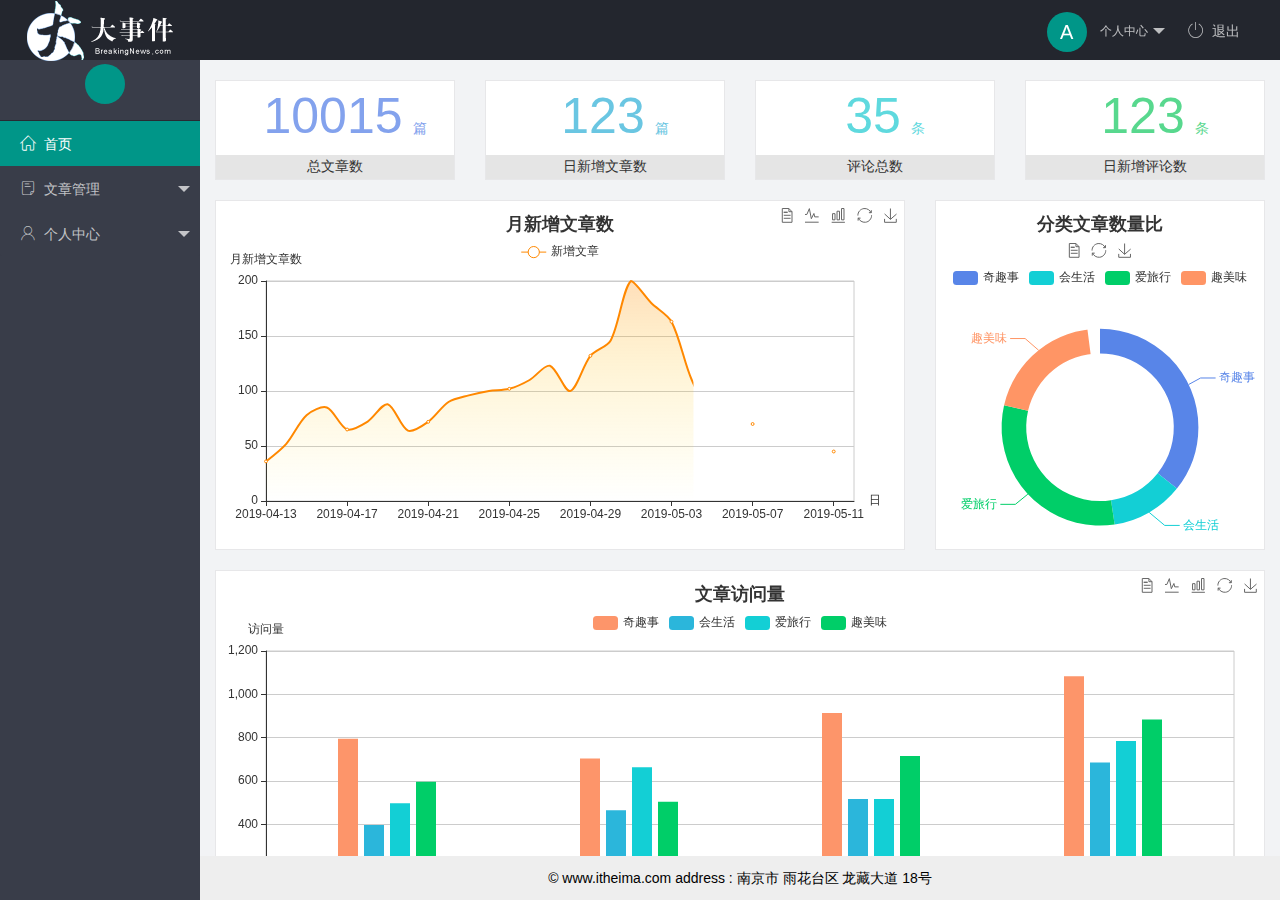
<file: home/index.html>
<!DOCTYPE html>
<html>

<head>
    <meta charset="utf-8">
    <meta name="viewport" content="width=device-width, initial-scale=1, maximum-scale=1">
    <title>BigEvent-index</title>
    <link rel="stylesheet" href="/assets/lib/layui/css/layui.css">
    <link rel="stylesheet" href="/assets/css/index.css">
    <link rel="stylesheet" href="/assets/fonts/iconfont.css">
</head>

<body class="layui-layout-body">
    <div class="layui-layout layui-layout-admin">
        <div class="layui-header">
            <div class="layui-logo"><img src="/assets/images/logo.png" alt=""></div>
            <!-- 头部区域（可配合layui已有的水平导航） -->

            <ul class="layui-nav layui-layout-right">
                <li class="layui-nav-item">
                    <a href="javascript:;" class="userinfo">
                        <img src="/assets/images/0.jfif" class="layui-nav-img">
                        <span class="text-avatar">A</span> 个人中心
                    </a>
                    <dl class="layui-nav-child" id="personal_item">
                        <dd><a href="/user/user_info.html" target="fm">基本资料</a></dd>
                        <dd><a href="/user/user_avatar.html" target="fm">更换头像</a></dd>
                        <dd><a href="/user/user_pwd.html" target="fm">重置密码</a></dd>
                    </dl>
                </li>
                <li class="layui-nav-item"><a href="javascript:;" id="btnLogOut"><span class="iconfont icon-tuichu"></span>退出</a></li>
            </ul>
        </div>
        <div class="layui-side layui-bg-black">
            <div class="layui-side-scroll">
                <div class="userinfo">
                    <img src="/assets/images/0.jfif" class="layui-nav-img">
                    <span class="text-avatar"></span>
                    <span id="welcome"></span>
                </div>
                <!-- 左侧导航区域（可配合layui已有的垂直导航） -->
                <ul class="layui-nav layui-nav-tree" lay-shrink='all' lay-filter="test">
                    <li class="layui-nav-item layui-this"><a href="/home/dashboard.html" target="fm"><span class="iconfont icon-home"></span>首页</a></li>
                    <li class="layui-nav-item">
                        <a class="" href="javascript:;"><span class="iconfont icon-16"></span>文章管理</a>
                        <dl class="layui-nav-child">
                            <dd><a href="javascript:;"><i class="layui-icon layui-icon-face-smile"></i> 文章类别</a></dd>
                            <dd><a href="javascript:;"><i class="layui-icon layui-icon-face-smile"></i> 文章列表</a></dd>
                            <dd><a href="javascript:;"><i class="layui-icon layui-icon-face-smile"></i> 发布文章</a></dd>
                        </dl>
                    </li>
                    <li class="layui-nav-item">
                        <a href="javascript:;"><span class="iconfont icon-user"></span>个人中心</a>
                        <dl class="layui-nav-child">
                            <dd><a href="/user/user_info.html" target="fm"><i class="layui-icon layui-icon-face-smile"></i> 基本资料</a></dd>
                            <dd><a href="/user/user_avatar.html" target="fm"><i class="layui-icon layui-icon-face-smile"></i> 更换头像</a></dd>
                            <dd><a href="/user/user_pwd.html" target="fm"><i class="layui-icon layui-icon-face-smile"></i>重置密码</a></dd>

                        </dl>
                    </li>
                </ul>
            </div>
        </div>

        <div class="layui-body">
            <!-- 内容主体区域 -->

            <iframe name="fm" src="/home/dashboard.html" frameborder="0"></iframe>


        </div>

        <div class="layui-footer">
            <!-- 底部固定区域 -->
            © www.itheima.com address : 南京市 雨花台区 龙藏大道 18号
        </div>
    </div>
    <!-- 导入layui的JS文件 -->
    <script src="/assets/lib/layui/layui.js"></script>
    <script src="/assets/lib/layui/layui.all.js"></script>
    <!-- 导入jQuery -->
    <script src="/assets/lib/jquery.js"></script>
    <!-- 导入自己封装的baseAPI.js -->
    <script src="/assets/js/baseAPI.js"></script>
    <!-- 导入自己的js文件 -->
    <script src="/assets/js/index.js"></script>
    <script>
        //JavaScript代码区域
        layui.use('element', function() {
            var element = layui.element;

        });
    </script>
</body>

</html>
</file>
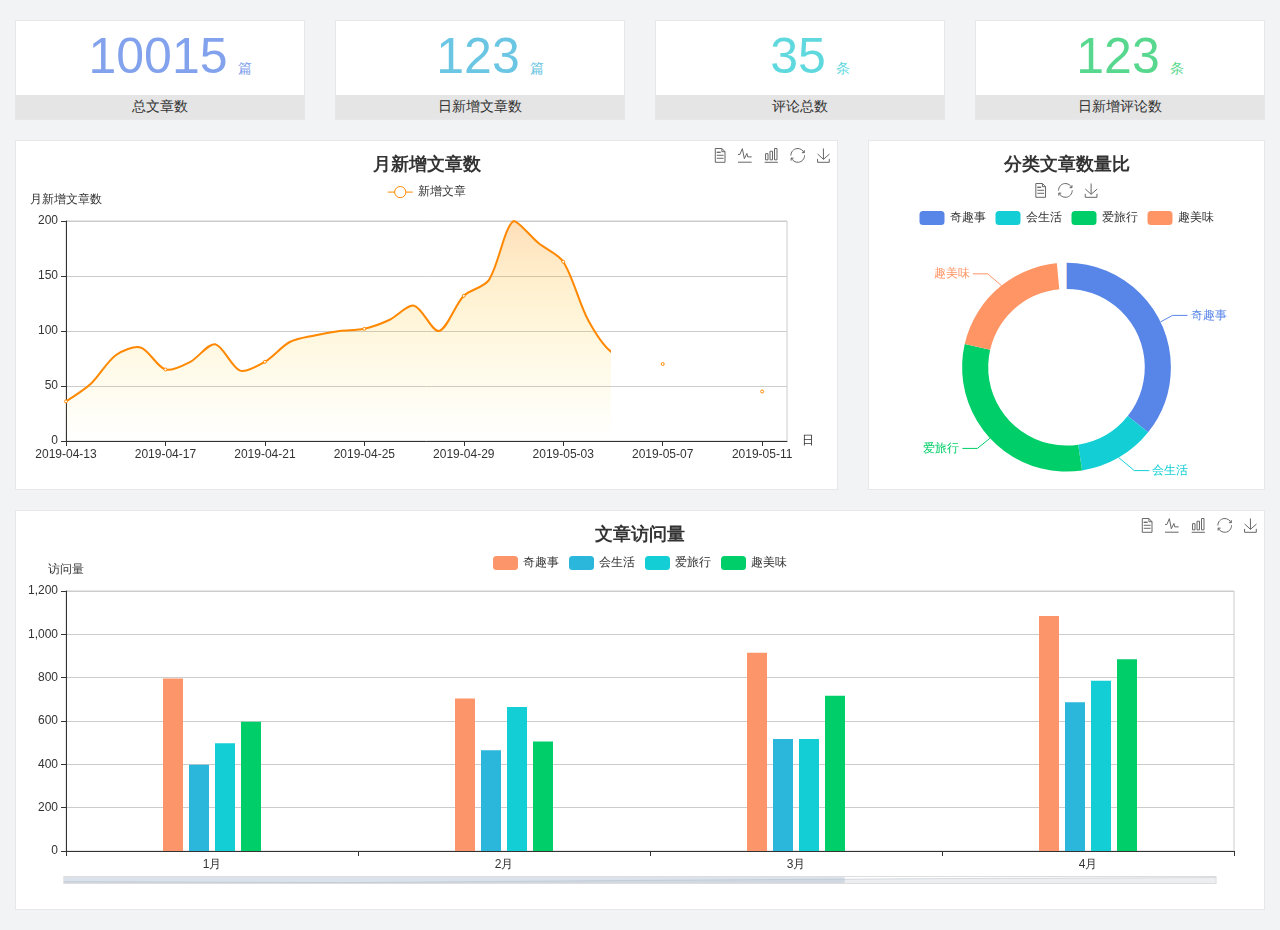
<file: home/dashboard.html>
<!DOCTYPE html>
<html lang="en">

<head>
  <meta charset="UTF-8">
  <meta name="viewport" content="width=device-width, initial-scale=1.0">
  <meta http-equiv="X-UA-Compatible" content="ie=edge">
  <title>图表统计</title>
  <link rel="stylesheet" href="../../assets/lib/bootstrap.css" />
  <link rel="stylesheet" href="../../assets/lib/main.css" />
  <script src="../../assets/lib/jquery.js"></script>
  <script type="text/javascript" src="../../assets/lib/echarts.min.js"></script>
</head>

<body>
  <div class="container-fluid">
    <div class="row spannel_list">
      <div class="col-sm-3 col-xs-6">
        <div class="spannel">
          <em>10015</em><span>篇</span>
          <b>总文章数</b>
        </div>
      </div>
      <div class="col-sm-3 col-xs-6">
        <div class="spannel scolor01">
          <em>123</em><span>篇</span>
          <b>日新增文章数</b>
        </div>
      </div>
      <div class="col-sm-3 col-xs-6">
        <div class="spannel scolor02">
          <em>35</em><span>条</span>
          <b>评论总数</b>
        </div>
      </div>
      <div class="col-sm-3 col-xs-6">
        <div class="spannel scolor03">
          <em>123</em><span>条</span>
          <b>日新增评论数</b>
        </div>
      </div>
    </div>
  </div>

  <div class="container-fluid">
    <div class="row curve-pie">
      <div class="col-lg-8 col-md-8">
        <div class="gragh_pannel" id="curve_show"></div>
      </div>
      <div class="col-lg-4 col-md-4">
        <div class="gragh_pannel" id="pie_show"></div>
      </div>
    </div>
  </div>

  <div class="container-fluid">
    <div class="column_pannel" id="column_show"></div>
  </div>

  <script>
    var oChart = echarts.init(document.getElementById('curve_show'));
    var aList_all = [
      { 'count': 36, 'date': '2019-04-13' },
      { 'count': 52, 'date': '2019-04-14' },
      { 'count': 78, 'date': '2019-04-15' },
      { 'count': 85, 'date': '2019-04-16' },
      { 'count': 65, 'date': '2019-04-17' },
      { 'count': 72, 'date': '2019-04-18' },
      { 'count': 88, 'date': '2019-04-19' },
      { 'count': 64, 'date': '2019-04-20' },
      { 'count': 72, 'date': '2019-04-21' },
      { 'count': 90, 'date': '2019-04-22' },
      { 'count': 96, 'date': '2019-04-23' },
      { 'count': 100, 'date': '2019-04-24' },
      { 'count': 102, 'date': '2019-04-25' },
      { 'count': 110, 'date': '2019-04-26' },
      { 'count': 123, 'date': '2019-04-27' },
      { 'count': 100, 'date': '2019-04-28' },
      { 'count': 132, 'date': '2019-04-29' },
      { 'count': 146, 'date': '2019-04-30' },
      { 'count': 200, 'date': '2019-05-01' },
      { 'count': 180, 'date': '2019-05-02' },
      { 'count': 163, 'date': '2019-05-03' },
      { 'count': 110, 'date': '2019-05-04' },
      { 'count': 80, 'date': '2019-05-05' },
      { 'count': 82, 'date': '2019-05-06' },
      { 'count': 70, 'date': '2019-05-07' },
      { 'count': 65, 'date': '2019-05-08' },
      { 'count': 54, 'date': '2019-05-09' },
      { 'count': 40, 'date': '2019-05-10' },
      { 'count': 45, 'date': '2019-05-11' },
      { 'count': 38, 'date': '2019-05-12' },
    ];

    let aCount = [];
    let aDate = [];

    for (var i = 0; i < aList_all.length; i++) {
      aCount.push(aList_all[i].count);
      aDate.push(aList_all[i].date);
    }

    var chartopt = {
      title: {
        text: '月新增文章数',
        left: 'center',
        top: '10'
      },
      tooltip: {
        trigger: 'axis'
      },
      legend: {
        data: ['新增文章'],
        top: '40'
      },
      toolbox: {
        show: true,
        feature: {
          mark: { show: true },
          dataView: { show: true, readOnly: false },
          magicType: { show: true, type: ['line', 'bar'] },
          restore: { show: true },
          saveAsImage: { show: true }
        }
      },
      calculable: true,
      xAxis: [
        {
          name: '日',
          type: 'category',
          boundaryGap: false,
          data: aDate
        }
      ],
      yAxis: [
        {
          name: '月新增文章数',
          type: 'value'
        }
      ],
      series: [
        {
          name: '新增文章',
          type: 'line',
          smooth: true,
          itemStyle: { normal: { areaStyle: { type: 'default' }, color: '#f80' }, lineStyle: { color: '#f80' } },
          data: aCount
        }],
      areaStyle: {
        normal: {
          color: new echarts.graphic.LinearGradient(0, 0, 0, 1, [{
            offset: 0,
            color: 'rgba(255,136,0,0.39)'
          }, {
            offset: .34,
            color: 'rgba(255,180,0,0.25)'
          }, {
            offset: 1,
            color: 'rgba(255,222,0,0.00)'
          }])

        }
      },
      grid: {
        show: true,
        x: 50,
        x2: 50,
        y: 80,
        height: 220
      }
    };

    oChart.setOption(chartopt);


    var oPie = echarts.init(document.getElementById('pie_show'));
    var oPieopt =
    {
      title: {
        top: 10,
        text: '分类文章数量比',
        x: 'center'
      },
      tooltip: {
        trigger: 'item',
        formatter: "{a} <br/>{b} : {c} ({d}%)"
      },
      color: ['#5885e8', '#13cfd5', '#00ce68', '#ff9565'],
      legend: {
        x: 'center',
        top: 65,
        data: ['奇趣事', '会生活', '爱旅行', '趣美味']
      },
      toolbox: {
        show: true,
        x: 'center',
        top: 35,
        feature: {
          mark: { show: true },
          dataView: { show: true, readOnly: false },
          magicType: {
            show: true,
            type: ['pie', 'funnel'],
            option: {
              funnel: {
                x: '25%',
                width: '50%',
                funnelAlign: 'left',
                max: 1548
              }
            }
          },
          restore: { show: true },
          saveAsImage: { show: true }
        }
      },
      calculable: true,
      series: [
        {
          name: '访问来源',
          type: 'pie',
          radius: ['45%', '60%'],
          center: ['50%', '65%'],
          data: [
            { value: 300, name: '奇趣事' },
            { value: 100, name: '会生活' },
            { value: 260, name: '爱旅行' },
            { value: 180, name: '趣美味' }
          ]
        }
      ]
    };
    oPie.setOption(oPieopt);



    var oColumn = this.echarts.init(document.getElementById('column_show'));
    var oColumnopt =
    {
      title: {
        text: '文章访问量',
        left: 'center',
        top: '10'
      },
      tooltip: {
        trigger: 'axis'
      },
      legend: {
        data: ['奇趣事', '会生活', '爱旅行', '趣美味'],
        top: '40'
      },
      toolbox: {
        show: true,
        feature: {
          mark: { show: true },
          dataView: { show: true, readOnly: false },
          magicType: { show: true, type: ['line', 'bar'] },
          restore: { show: true },
          saveAsImage: { show: true }
        }
      },
      calculable: true,
      xAxis: [
        {
          type: 'category',
          data: ['1月', '2月', '3月', '4月', '5月']
        }
      ],
      yAxis: [
        {
          name: '访问量',
          type: 'value'
        }
      ],
      series: [
        {
          name: '奇趣事',
          type: 'bar',
          barWidth: 20,
          itemStyle: {
            normal: { areaStyle: { type: 'default' }, color: '#fd956a' }
          },
          data: [800, 708, 920, 1090, 1200]
        },
        {
          name: '会生活',
          type: 'bar',
          barWidth: 20,
          itemStyle: {
            normal: { areaStyle: { type: 'default' }, color: '#2bb6db' }
          },
          data: [400, 468, 520, 690, 800]
        },
        {
          name: '爱旅行',
          type: 'bar',
          barWidth: 20,
          itemStyle: {
            normal: { areaStyle: { type: 'default' }, color: '#13cfd5' }
          },
          data: [500, 668, 520, 790, 900]
        },
        {
          name: '趣美味',
          type: 'bar',
          barWidth: 20,
          itemStyle: {
            normal: { areaStyle: { type: 'default' }, color: '#00ce68' }
          },
          data: [600, 508, 720, 890, 1000]
        }
      ],
      grid: {
        show: true,
        x: 50,
        x2: 30,
        y: 80,
        height: 260
      },
      dataZoom: [//给x轴设置滚动条
        {
          start: 0,//默认为0
          end: 100 - 1000 / 31,//默认为100
          type: 'slider',
          show: true,
          xAxisIndex: [0],
          handleSize: 0,//滑动条的 左右2个滑动条的大小
          height: 8,//组件高度
          left: 45, //左边的距离
          right: 50,//右边的距离
          bottom: 26,//右边的距离
          handleColor: '#ddd',//h滑动图标的颜色
          handleStyle: {
            borderColor: "#cacaca",
            borderWidth: "1",
            shadowBlur: 2,
            background: "#ddd",
            shadowColor: "#ddd",
          }
        }]
    };
    oColumn.setOption(oColumnopt);
  </script>
</body>

</html>
</file>
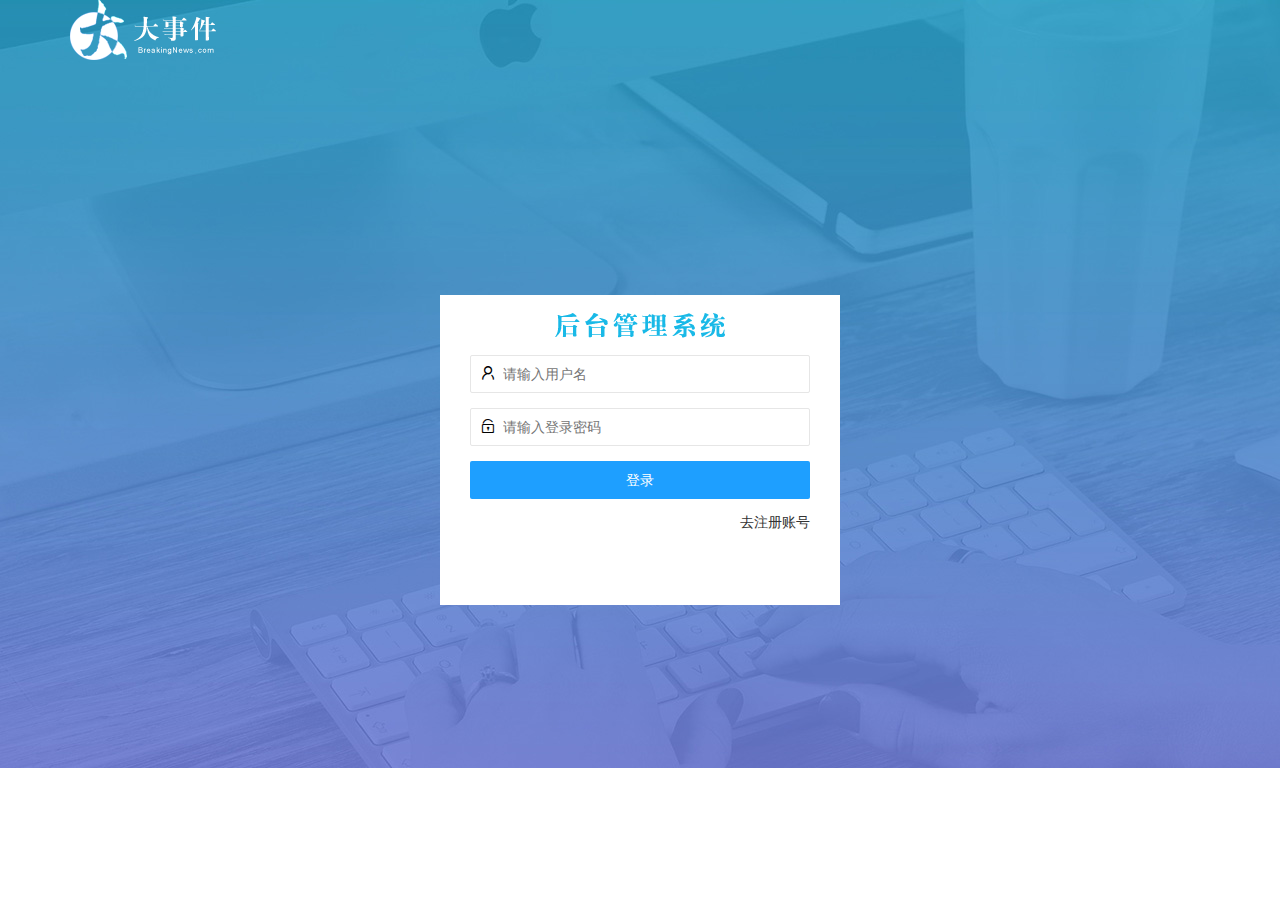
<file: home/login.html>
<!DOCTYPE html>
<html lang="en">

<head>
    <meta charset="UTF-8">
    <meta name="viewport" content="width=device-width, initial-scale=1.0">
    <title>大事件-登录-注册</title>
    <!-- 导入layui的样式表 -->
    <link rel="stylesheet" href="/assets/lib/layui/css/layui.css">
    <!-- 导入自己的样式表 -->
    <link rel="stylesheet" href="/assets/css/login.css">
</head>

<body>
    <!-- 头部的logo区域 -->
    <div class="layui-main">
        <img src="/assets/images/logo.png" alt="">
    </div>


    <!-- 登录注册区域 -->
    <div class="LogInAndRegBox">
        <div class="title-box"></div>
        <!-- 登录的box -->
        <div class="login-box">
            <!-- 登录的表单 -->
            <form class="layui-form" id="form_login" action="">
                <!-- 用户名 -->
                <div class="layui-form-item">
                    <i class="layui-icon layui-icon-username" style="font-size: 16px;"></i>
                    <input type="text" name="username" required lay-verify="required" placeholder="请输入用户名" autocomplete="off" class="layui-input">
                </div>
                <!-- 登录密码 -->
                <div class="layui-form-item">
                    <i class="layui-icon layui-icon-password" style="font-size: 16px;"></i>
                    <input type="password" name="password" required lay-verify="required|pwd" placeholder="请输入登录密码" autocomplete="off" class="layui-input">
                </div>
                <!-- 提交按钮 -->
                <div class="layui-form-item">
                    <button class="layui-btn layui-btn-normal layui-btn-fluid" lay-submit lay-filter="formDemo">登录</button>
                </div>
                <div class="layui-form-item links">
                    <a href="javascript:;" id="link_reg">去注册账号</a>
                </div>
            </form>
        </div>

        <!-- 注册的box -->
        <div class="reg-box">
            <!-- 注册的表单 -->
            <form class="layui-form" id="form_reg" action="">
                <!-- 用户名 -->
                <div class="layui-form-item">
                    <i class="layui-icon layui-icon-username" style="font-size: 16px;"></i>
                    <input type="text" name="username" required lay-verify="required" placeholder="请输入用户名" autocomplete="off" class="layui-input">
                </div>
                <!-- 登录密码 -->
                <div class="layui-form-item">
                    <i class="layui-icon layui-icon-password" style="font-size: 16px;"></i>
                    <input type="password" name="password" required lay-verify="required|pwd" placeholder="请输入密码" autocomplete="off" class="layui-input">
                </div>
                <!-- 再次输入密码 -->
                <div class="layui-form-item">
                    <i class="layui-icon layui-icon-password" style="font-size: 16px;"></i>
                    <input type="password" name="repassword" required lay-verify="required|pwd|repwd" placeholder="再次确认密码" autocomplete="off" class="layui-input">
                </div>
                <!-- 提交按钮 -->
                <div class="layui-form-item">
                    <button class="layui-btn layui-btn-normal layui-btn-fluid" lay-submit lay-filter="formDemo">注册</button>
                </div>
                <div class="layui-form-item links">
                    <a href="javascript:;" id="link_login">去登录</a>
                </div>
            </form>

        </div>


    </div>
    <!-- 导入layui的JS文件 -->
    <script src="/assets/lib/layui/layui.all.js"></script>
    <script src="/assets/lib/jquery.js"></script>
    <script src="/assets/js/baseAPI.js"></script>
    <script src="/assets/js/login.js"></script>
</body>

</html>
</file>
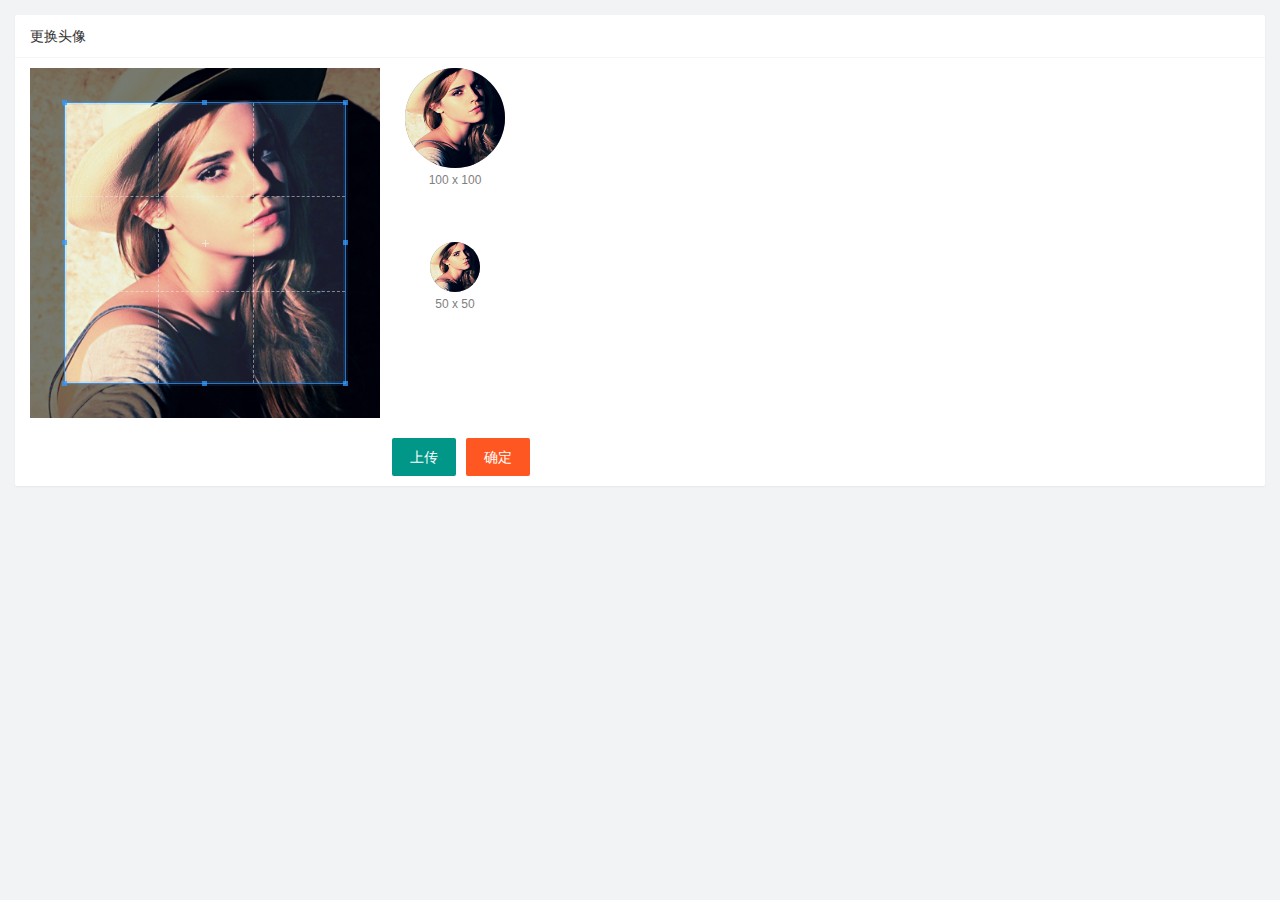
<file: user/user_avatar.html>
<!DOCTYPE html>
<html lang="en">

<head>
    <meta charset="UTF-8">
    <meta name="viewport" content="width=device-width, initial-scale=1.0">
    <title>user_avatar</title>
    <link rel="stylesheet" href="/assets/lib/layui/css/layui.css">
    <link rel="stylesheet" href="/assets/lib/cropper/cropper.css">
    <link rel="stylesheet" href="/assets/css/user/user_avatar.css">

</head>

<body>
    <div class="layui-card">
        <div class="layui-card-header">更换头像</div>
        <div class="layui-card-body">
            <!-- 实现裁剪区域图片的替换,分以下5步 -->
            <!--1. 在 <head> 中导入 cropper.css 样式表： -->
            <!--2. 在<body>的结束标签之前，按顺序导入如下的 js 脚本 jquery.js,Cropper.js,jquery-cropper.js -->
            <!--3. 在卡片的 layui-card-body 主体区域中，定义如下的 HTML 结构 -->
            <!--4. 美化的样式 -->
            <!--5. 实现基本裁剪效果 - 获取裁剪区域的 DOM 元素 - 配置选项: 纵横比、指定预览区域 - 创建裁剪区域 -->

            <!-- 第一行的图片裁剪和预览区域 -->
            <div class="row1">
                <!-- 图片裁剪区域 -->
                <div class="cropper-box">
                    <!-- 这个 img 标签很重要，将来会把它初始化为裁剪区域 -->
                    <img id="image" src="/assets/images/sample.jpg" />
                </div>
                <!-- 图片的预览区域 -->
                <div class="preview-box">
                    <div>
                        <!-- 宽高为 100px 的预览区域 -->
                        <div class="img-preview w100"></div>
                        <p class="size">100 x 100</p>
                    </div>
                    <div>
                        <!-- 宽高为 50px 的预览区域 -->
                        <div class="img-preview w50"></div>
                        <p class="size">50 x 50</p>
                    </div>
                </div>
            </div>
            <!-- 第二行的按钮区域 -->
            <div class="row2">
                <input type="file" id="imageChoose" accept="image/jfif,image/png,image/jpeg">
                <button type="button" class="layui-btn" id="btnImageChoose">上传</button>
                <button type="button" class="layui-btn layui-btn-danger" id="btnSureChoose">确定</button>
            </div>
        </div>
    </div>
    <script src="/assets/lib/layui/layui.all.js"></script>
    <script src="/assets/lib/jquery.js"></script>
    <script src="/assets/lib/cropper/Cropper.js"></script>
    <script src="/assets/lib/cropper/jquery-cropper.js"></script>
    <script src="/assets/js/baseAPI.js"></script>
    <script src="/assets/js/user_avatar.js"></script>
</body>

</html>
</file>
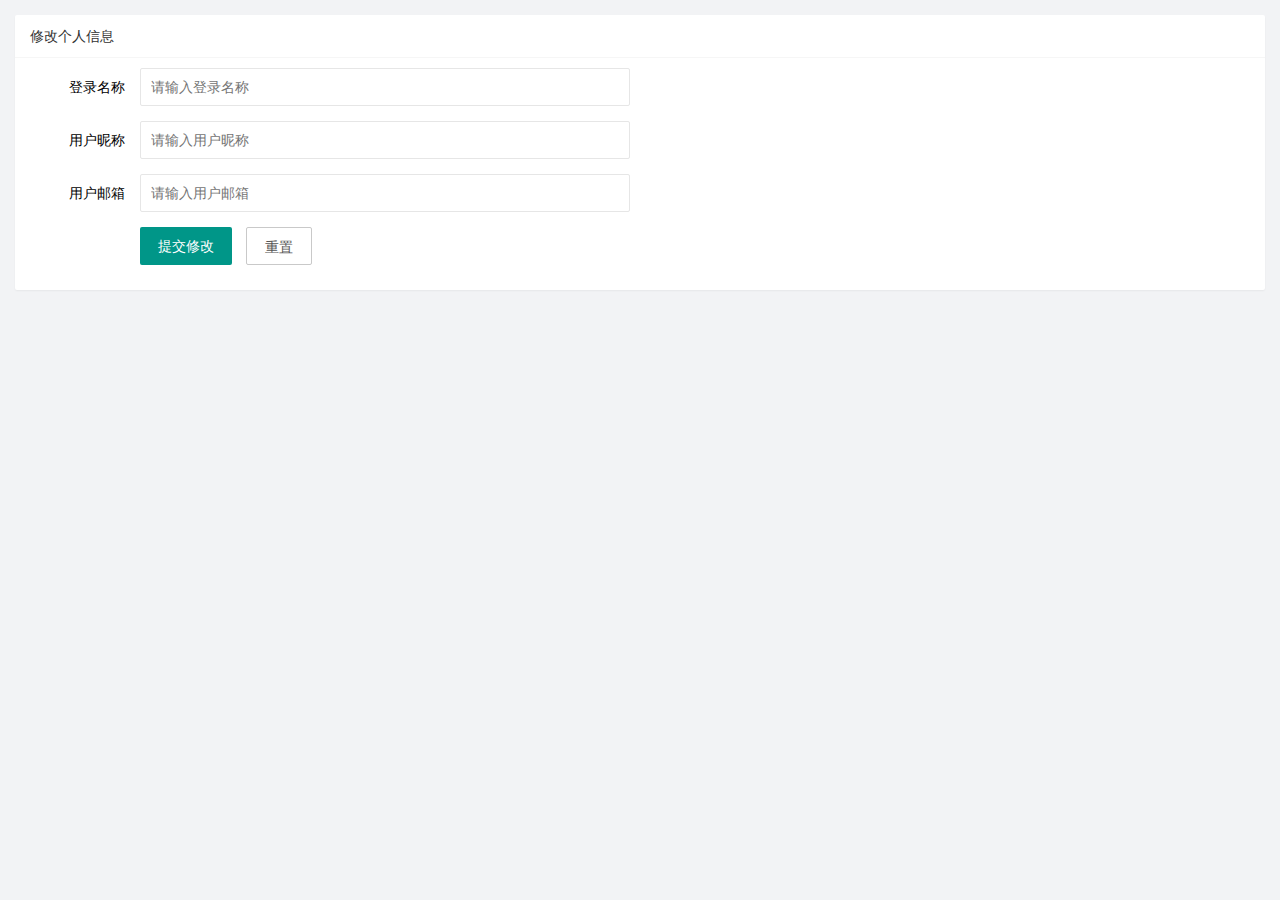
<file: user/user_info.html>
<!DOCTYPE html>
<html lang="en">

<head>
    <meta charset="UTF-8">
    <meta name="viewport" content="width=device-width, initial-scale=1.0">
    <title>Document</title>
    <link rel="stylesheet" href="/assets/lib/layui/css/layui.css">
    <link rel="stylesheet" href="/assets/css/user/user_info.css">

</head>

<body>
    <div class="layui-card">
        <div class="layui-card-header">修改个人信息</div>
        <div class="layui-card-body">
            <form class="layui-form" action="" style="width: 600px;" lay-filter="formUserInfo">
                <!-- 这是一个隐藏域 -->
                <input type="hidden" name="id" value="">
                <div class="layui-form-item">
                    <label class="layui-form-label">登录名称</label>
                    <div class="layui-input-block">
                        <input type="text" name="username" required lay-verify="required" placeholder="请输入登录名称" autocomplete="off" class="layui-input" readonly>
                    </div>
                </div>
                <div class="layui-form-item">
                    <label class="layui-form-label">用户昵称</label>
                    <div class="layui-input-block">
                        <input type="text" name="nickname" required lay-verify="required|nickname" placeholder="请输入用户昵称" autocomplete="off" class="layui-input">
                    </div>
                </div>
                <div class="layui-form-item">
                    <label class="layui-form-label">用户邮箱</label>
                    <div class="layui-input-block">
                        <input type="text" name="email" required lay-verify="required|email" placeholder="请输入用户邮箱" autocomplete="off" class="layui-input">
                    </div>
                </div>
                <div class="layui-form-item">
                    <div class="layui-input-block">
                        <button class="layui-btn" lay-submit lay-filter="formDemo">提交修改</button>
                        <button type="reset" class="layui-btn layui-btn-primary" id="btnReset">重置</button>
                    </div>
                </div>
            </form>
        </div>
    </div>

    <script src="/assets/lib/layui/layui.all.js"></script>
    <script src="/assets/lib/jquery.js"></script>
    <script src="/assets/js/baseAPI.js"></script>
    <script src="/assets/js/user_info.js"></script>
</body>

</html>
</file>
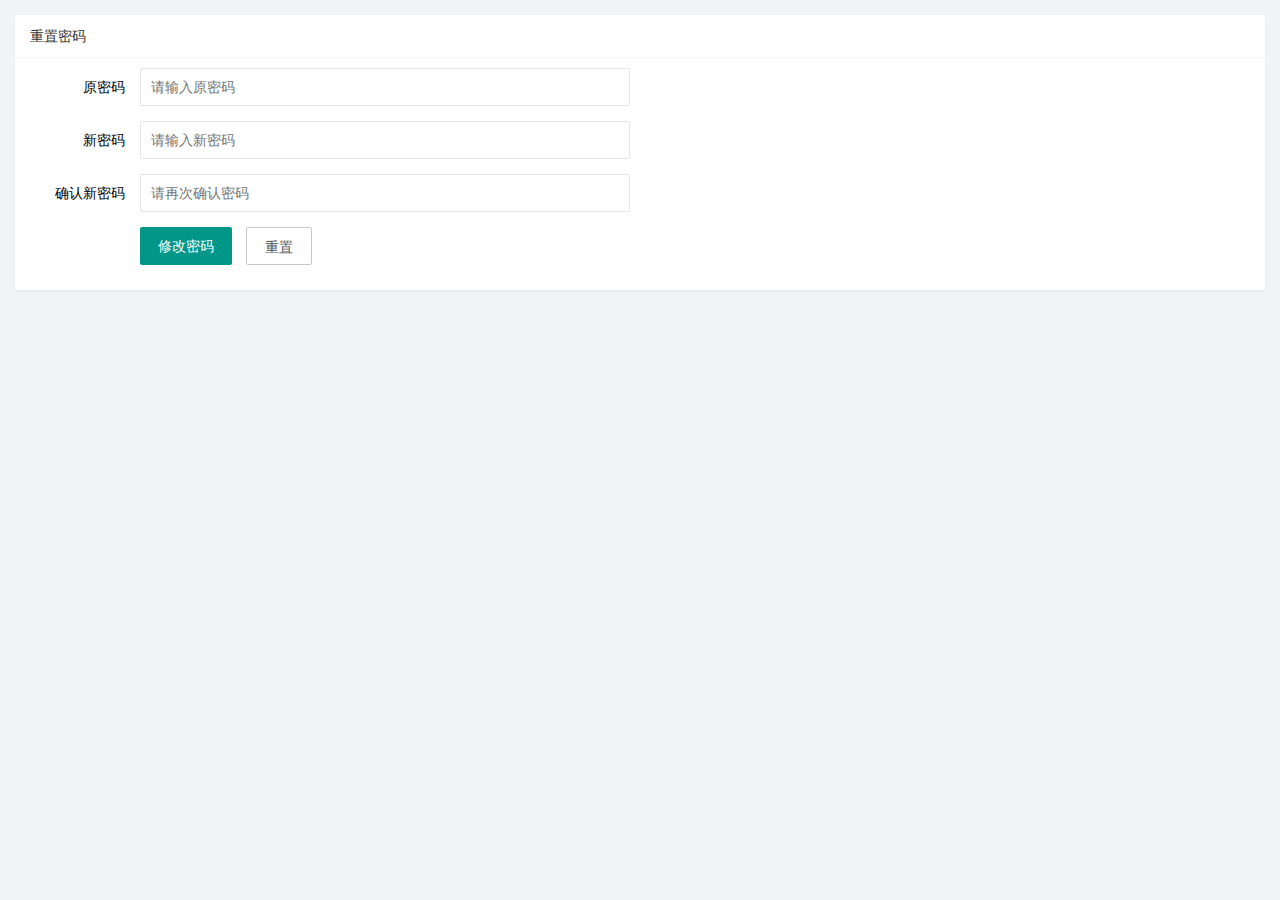
<file: user/user_pwd.html>
<!DOCTYPE html>
<html lang="en">

<head>
    <meta charset="UTF-8">
    <meta name="viewport" content="width=device-width, initial-scale=1.0">
    <title>重置密码</title>
    <link rel="stylesheet" href="/assets/lib/layui/css/layui.css">
    <link rel="stylesheet" href="/assets/css/user/user_info.css">

</head>

<body>
    <div class="layui-card">
        <div class="layui-card-header">重置密码</div>
        <div class="layui-card-body">
            <form class="layui-form" action="" style="width: 600px;">
                <div class="layui-form-item">
                    <label class="layui-form-label">原密码</label>
                    <div class="layui-input-block">
                        <input type="password" name="oldPwd" required lay-verify="required|pwd" placeholder="请输入原密码" autocomplete="off" class="layui-input">
                    </div>
                </div>

                <div class="layui-form-item">
                    <label class="layui-form-label">新密码</label>
                    <div class="layui-input-block">
                        <input type="password" name="newPwd" required lay-verify="required|pwd|sampePwd" placeholder="请输入新密码" autocomplete="off" class="layui-input">
                    </div>
                </div>
                <div class="layui-form-item">
                    <label class="layui-form-label">确认新密码</label>
                    <div class="layui-input-block">
                        <input type="password" name="repeatNewPwd" required lay-verify="required|pwd|rePwd" placeholder="请再次确认密码" autocomplete="off" class="layui-input">
                    </div>
                </div>
                <div class="layui-form-item">
                    <div class="layui-input-block">
                        <button class="layui-btn" lay-submit lay-filter="formDemo">修改密码</button>
                        <button type="reset" class="layui-btn layui-btn-primary" id="btnReset">重置</button>
                    </div>
                </div>
            </form>
        </div>
    </div>

    <script src="/assets/lib/layui/layui.all.js"></script>
    <script src="/assets/lib/jquery.js"></script>
    <script src="/assets/js/baseAPI.js"></script>
    <script src="/assets/js/user_pwd.js"></script>
</body>

</html>
</file>
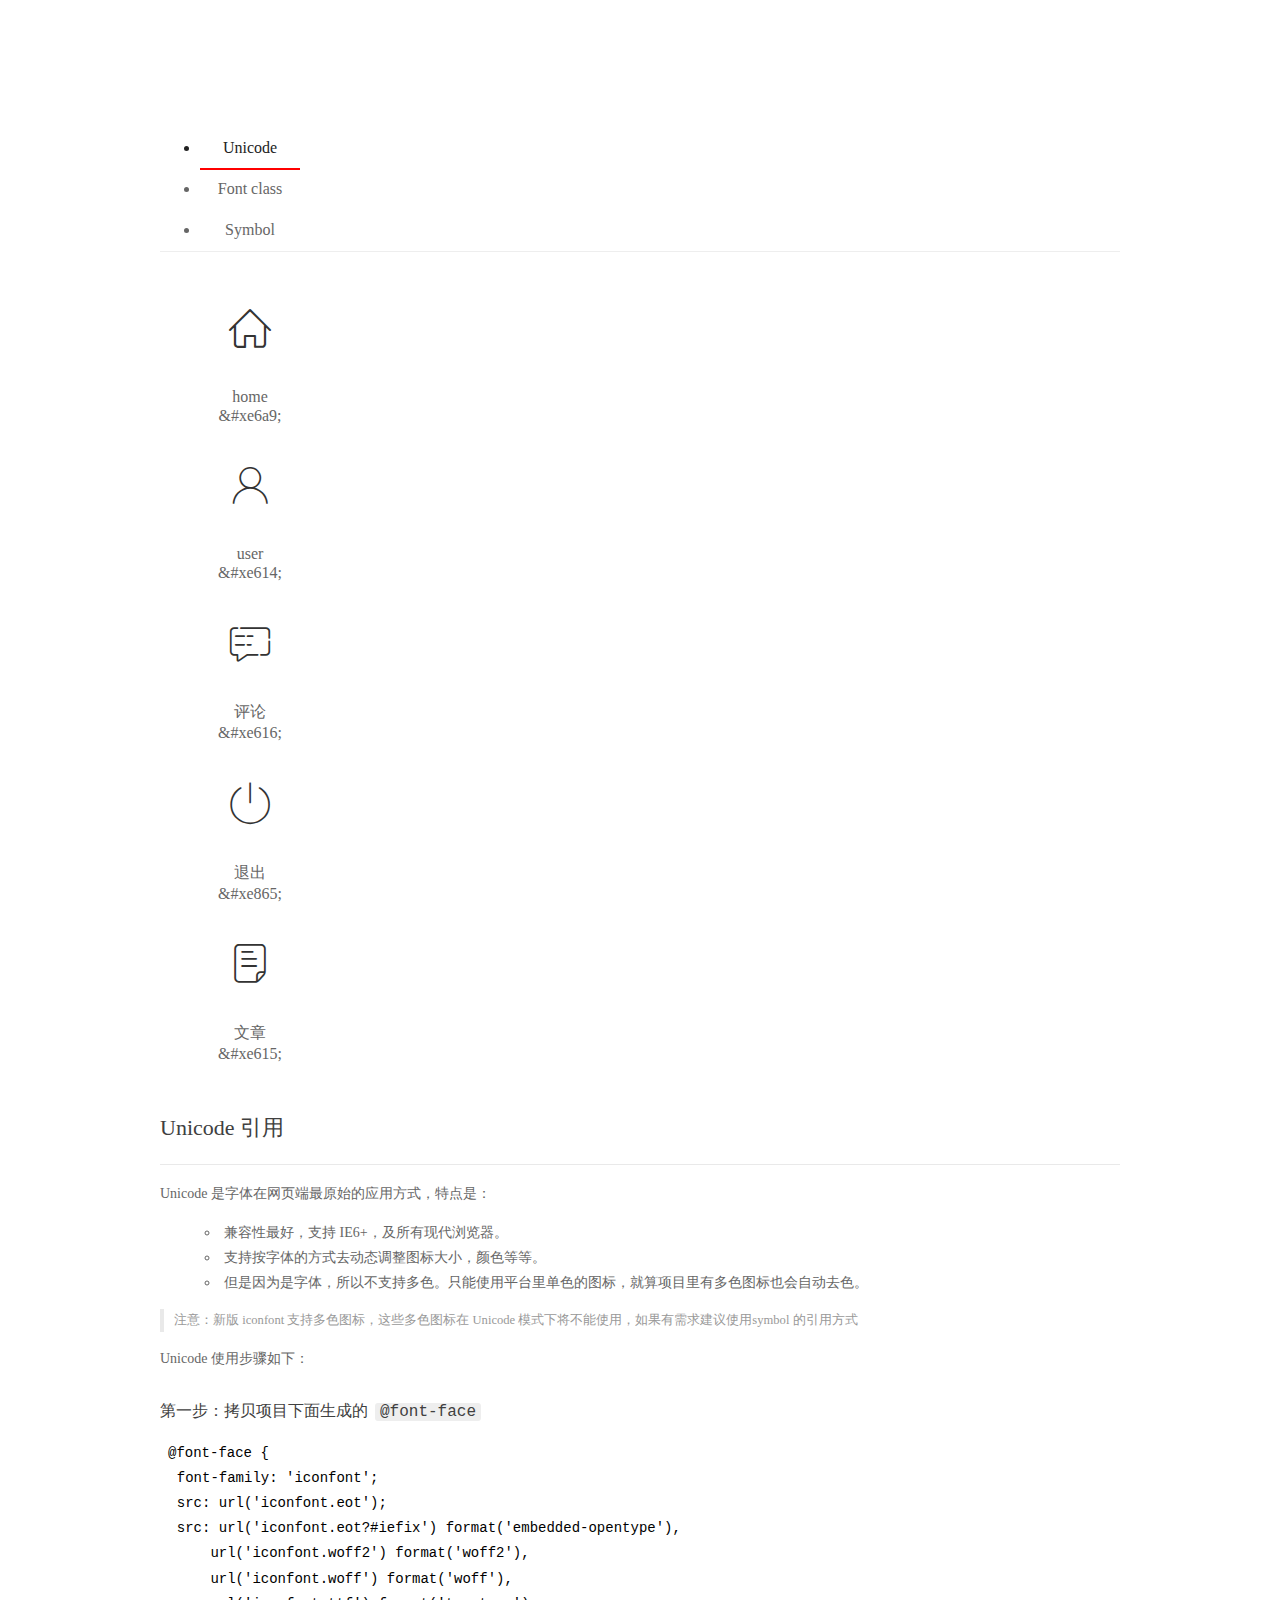
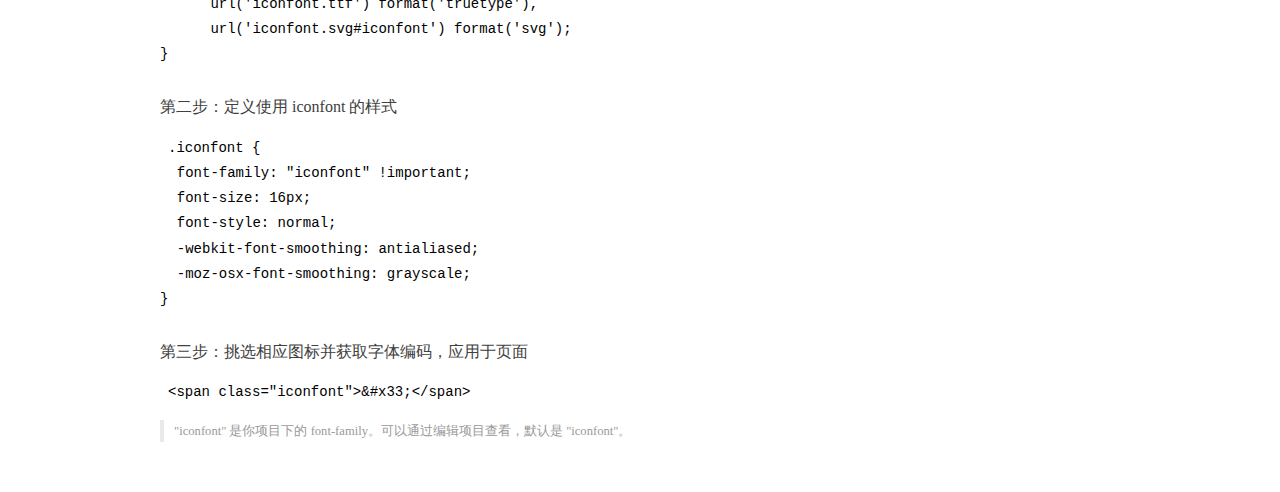
<file: assets/fonts/demo_index.html>
<!DOCTYPE html>
<html>
<head>
  <meta charset="utf-8"/>
  <title>IconFont Demo</title>
  <link rel="shortcut icon" href="https://gtms04.alicdn.com/tps/i4/TB1_oz6GVXXXXaFXpXXJDFnIXXX-64-64.ico" type="image/x-icon"/>
  <link rel="stylesheet" href="https://g.alicdn.com/thx/cube/1.3.2/cube.min.css">
  <link rel="stylesheet" href="demo.css">
  <link rel="stylesheet" href="iconfont.css">
  <script src="iconfont.js"></script>
  <!-- jQuery -->
  <script src="https://a1.alicdn.com/oss/uploads/2018/12/26/7bfddb60-08e8-11e9-9b04-53e73bb6408b.js"></script>
  <!-- 代码高亮 -->
  <script src="https://a1.alicdn.com/oss/uploads/2018/12/26/a3f714d0-08e6-11e9-8a15-ebf944d7534c.js"></script>
</head>
<body>
  <div class="main">
    <h1 class="logo"><a href="https://www.iconfont.cn/" title="iconfont 首页" target="_blank">&#xe86b;</a></h1>
    <div class="nav-tabs">
      <ul id="tabs" class="dib-box">
        <li class="dib active"><span>Unicode</span></li>
        <li class="dib"><span>Font class</span></li>
        <li class="dib"><span>Symbol</span></li>
      </ul>
      
    </div>
    <div class="tab-container">
      <div class="content unicode" style="display: block;">
          <ul class="icon_lists dib-box">
          
            <li class="dib">
              <span class="icon iconfont">&#xe6a9;</span>
                <div class="name">home</div>
                <div class="code-name">&amp;#xe6a9;</div>
              </li>
          
            <li class="dib">
              <span class="icon iconfont">&#xe614;</span>
                <div class="name">user</div>
                <div class="code-name">&amp;#xe614;</div>
              </li>
          
            <li class="dib">
              <span class="icon iconfont">&#xe616;</span>
                <div class="name">评论</div>
                <div class="code-name">&amp;#xe616;</div>
              </li>
          
            <li class="dib">
              <span class="icon iconfont">&#xe865;</span>
                <div class="name">退出</div>
                <div class="code-name">&amp;#xe865;</div>
              </li>
          
            <li class="dib">
              <span class="icon iconfont">&#xe615;</span>
                <div class="name">文章</div>
                <div class="code-name">&amp;#xe615;</div>
              </li>
          
          </ul>
          <div class="article markdown">
          <h2 id="unicode-">Unicode 引用</h2>
          <hr>

          <p>Unicode 是字体在网页端最原始的应用方式，特点是：</p>
          <ul>
            <li>兼容性最好，支持 IE6+，及所有现代浏览器。</li>
            <li>支持按字体的方式去动态调整图标大小，颜色等等。</li>
            <li>但是因为是字体，所以不支持多色。只能使用平台里单色的图标，就算项目里有多色图标也会自动去色。</li>
          </ul>
          <blockquote>
            <p>注意：新版 iconfont 支持多色图标，这些多色图标在 Unicode 模式下将不能使用，如果有需求建议使用symbol 的引用方式</p>
          </blockquote>
          <p>Unicode 使用步骤如下：</p>
          <h3 id="-font-face">第一步：拷贝项目下面生成的 <code>@font-face</code></h3>
<pre><code class="language-css"
>@font-face {
  font-family: 'iconfont';
  src: url('iconfont.eot');
  src: url('iconfont.eot?#iefix') format('embedded-opentype'),
      url('iconfont.woff2') format('woff2'),
      url('iconfont.woff') format('woff'),
      url('iconfont.ttf') format('truetype'),
      url('iconfont.svg#iconfont') format('svg');
}
</code></pre>
          <h3 id="-iconfont-">第二步：定义使用 iconfont 的样式</h3>
<pre><code class="language-css"
>.iconfont {
  font-family: "iconfont" !important;
  font-size: 16px;
  font-style: normal;
  -webkit-font-smoothing: antialiased;
  -moz-osx-font-smoothing: grayscale;
}
</code></pre>
          <h3 id="-">第三步：挑选相应图标并获取字体编码，应用于页面</h3>
<pre>
<code class="language-html"
>&lt;span class="iconfont"&gt;&amp;#x33;&lt;/span&gt;
</code></pre>
          <blockquote>
            <p>"iconfont" 是你项目下的 font-family。可以通过编辑项目查看，默认是 "iconfont"。</p>
          </blockquote>
          </div>
      </div>
      <div class="content font-class">
        <ul class="icon_lists dib-box">
          
          <li class="dib">
            <span class="icon iconfont icon-home"></span>
            <div class="name">
              home
            </div>
            <div class="code-name">.icon-home
            </div>
          </li>
          
          <li class="dib">
            <span class="icon iconfont icon-user"></span>
            <div class="name">
              user
            </div>
            <div class="code-name">.icon-user
            </div>
          </li>
          
          <li class="dib">
            <span class="icon iconfont icon-pinglun"></span>
            <div class="name">
              评论
            </div>
            <div class="code-name">.icon-pinglun
            </div>
          </li>
          
          <li class="dib">
            <span class="icon iconfont icon-tuichu"></span>
            <div class="name">
              退出
            </div>
            <div class="code-name">.icon-tuichu
            </div>
          </li>
          
          <li class="dib">
            <span class="icon iconfont icon-16"></span>
            <div class="name">
              文章
            </div>
            <div class="code-name">.icon-16
            </div>
          </li>
          
        </ul>
        <div class="article markdown">
        <h2 id="font-class-">font-class 引用</h2>
        <hr>

        <p>font-class 是 Unicode 使用方式的一种变种，主要是解决 Unicode 书写不直观，语意不明确的问题。</p>
        <p>与 Unicode 使用方式相比，具有如下特点：</p>
        <ul>
          <li>兼容性良好，支持 IE8+，及所有现代浏览器。</li>
          <li>相比于 Unicode 语意明确，书写更直观。可以很容易分辨这个 icon 是什么。</li>
          <li>因为使用 class 来定义图标，所以当要替换图标时，只需要修改 class 里面的 Unicode 引用。</li>
          <li>不过因为本质上还是使用的字体，所以多色图标还是不支持的。</li>
        </ul>
        <p>使用步骤如下：</p>
        <h3 id="-fontclass-">第一步：引入项目下面生成的 fontclass 代码：</h3>
<pre><code class="language-html">&lt;link rel="stylesheet" href="./iconfont.css"&gt;
</code></pre>
        <h3 id="-">第二步：挑选相应图标并获取类名，应用于页面：</h3>
<pre><code class="language-html">&lt;span class="iconfont icon-xxx"&gt;&lt;/span&gt;
</code></pre>
        <blockquote>
          <p>"
            iconfont" 是你项目下的 font-family。可以通过编辑项目查看，默认是 "iconfont"。</p>
        </blockquote>
      </div>
      </div>
      <div class="content symbol">
          <ul class="icon_lists dib-box">
          
            <li class="dib">
                <svg class="icon svg-icon" aria-hidden="true">
                  <use xlink:href="#icon-home"></use>
                </svg>
                <div class="name">home</div>
                <div class="code-name">#icon-home</div>
            </li>
          
            <li class="dib">
                <svg class="icon svg-icon" aria-hidden="true">
                  <use xlink:href="#icon-user"></use>
                </svg>
                <div class="name">user</div>
                <div class="code-name">#icon-user</div>
            </li>
          
            <li class="dib">
                <svg class="icon svg-icon" aria-hidden="true">
                  <use xlink:href="#icon-pinglun"></use>
                </svg>
                <div class="name">评论</div>
                <div class="code-name">#icon-pinglun</div>
            </li>
          
            <li class="dib">
                <svg class="icon svg-icon" aria-hidden="true">
                  <use xlink:href="#icon-tuichu"></use>
                </svg>
                <div class="name">退出</div>
                <div class="code-name">#icon-tuichu</div>
            </li>
          
            <li class="dib">
                <svg class="icon svg-icon" aria-hidden="true">
                  <use xlink:href="#icon-16"></use>
                </svg>
                <div class="name">文章</div>
                <div class="code-name">#icon-16</div>
            </li>
          
          </ul>
          <div class="article markdown">
          <h2 id="symbol-">Symbol 引用</h2>
          <hr>

          <p>这是一种全新的使用方式，应该说这才是未来的主流，也是平台目前推荐的用法。相关介绍可以参考这篇<a href="">文章</a>
            这种用法其实是做了一个 SVG 的集合，与另外两种相比具有如下特点：</p>
          <ul>
            <li>支持多色图标了，不再受单色限制。</li>
            <li>通过一些技巧，支持像字体那样，通过 <code>font-size</code>, <code>color</code> 来调整样式。</li>
            <li>兼容性较差，支持 IE9+，及现代浏览器。</li>
            <li>浏览器渲染 SVG 的性能一般，还不如 png。</li>
          </ul>
          <p>使用步骤如下：</p>
          <h3 id="-symbol-">第一步：引入项目下面生成的 symbol 代码：</h3>
<pre><code class="language-html">&lt;script src="./iconfont.js"&gt;&lt;/script&gt;
</code></pre>
          <h3 id="-css-">第二步：加入通用 CSS 代码（引入一次就行）：</h3>
<pre><code class="language-html">&lt;style&gt;
.icon {
  width: 1em;
  height: 1em;
  vertical-align: -0.15em;
  fill: currentColor;
  overflow: hidden;
}
&lt;/style&gt;
</code></pre>
          <h3 id="-">第三步：挑选相应图标并获取类名，应用于页面：</h3>
<pre><code class="language-html">&lt;svg class="icon" aria-hidden="true"&gt;
  &lt;use xlink:href="#icon-xxx"&gt;&lt;/use&gt;
&lt;/svg&gt;
</code></pre>
          </div>
      </div>

    </div>
  </div>
  <script>
  $(document).ready(function () {
      $('.tab-container .content:first').show()

      $('#tabs li').click(function (e) {
        var tabContent = $('.tab-container .content')
        var index = $(this).index()

        if ($(this).hasClass('active')) {
          return
        } else {
          $('#tabs li').removeClass('active')
          $(this).addClass('active')

          tabContent.hide().eq(index).fadeIn()
        }
      })
    })
  </script>
</body>
</html>
</file>
<file: assets/lib/layui/css/layui.css>
/** layui-v2.5.5 MIT License By https://www.layui.com */
 .layui-inline,img{display:inline-block;vertical-align:middle}h1,h2,h3,h4,h5,h6{font-weight:400}.layui-edge,.layui-header,.layui-inline,.layui-main{position:relative}.layui-body,.layui-edge,.layui-elip{overflow:hidden}.layui-btn,.layui-edge,.layui-inline,img{vertical-align:middle}.layui-btn,.layui-disabled,.layui-icon,.layui-unselect{-moz-user-select:none;-webkit-user-select:none;-ms-user-select:none}.layui-elip,.layui-form-checkbox span,.layui-form-pane .layui-form-label{text-overflow:ellipsis;white-space:nowrap}.layui-breadcrumb,.layui-tree-btnGroup{visibility:hidden}blockquote,body,button,dd,div,dl,dt,form,h1,h2,h3,h4,h5,h6,input,li,ol,p,pre,td,textarea,th,ul{margin:0;padding:0;-webkit-tap-highlight-color:rgba(0,0,0,0)}a:active,a:hover{outline:0}img{border:none}li{list-style:none}table{border-collapse:collapse;border-spacing:0}h4,h5,h6{font-size:100%}button,input,optgroup,option,select,textarea{font-family:inherit;font-size:inherit;font-style:inherit;font-weight:inherit;outline:0}pre{white-space:pre-wrap;white-space:-moz-pre-wrap;white-space:-pre-wrap;white-space:-o-pre-wrap;word-wrap:break-word}body{line-height:24px;font:14px Helvetica Neue,Helvetica,PingFang SC,Tahoma,Arial,sans-serif}hr{height:1px;margin:10px 0;border:0;clear:both}a{color:#333;text-decoration:none}a:hover{color:#777}a cite{font-style:normal;*cursor:pointer}.layui-border-box,.layui-border-box *{box-sizing:border-box}.layui-box,.layui-box *{box-sizing:content-box}.layui-clear{clear:both;*zoom:1}.layui-clear:after{content:'\20';clear:both;*zoom:1;display:block;height:0}.layui-inline{*display:inline;*zoom:1}.layui-edge{display:inline-block;width:0;height:0;border-width:6px;border-style:dashed;border-color:transparent}.layui-edge-top{top:-4px;border-bottom-color:#999;border-bottom-style:solid}.layui-edge-right{border-left-color:#999;border-left-style:solid}.layui-edge-bottom{top:2px;border-top-color:#999;border-top-style:solid}.layui-edge-left{border-right-color:#999;border-right-style:solid}.layui-disabled,.layui-disabled:hover{color:#d2d2d2!important;cursor:not-allowed!important}.layui-circle{border-radius:100%}.layui-show{display:block!important}.layui-hide{display:none!important}@font-face{font-family:layui-icon;src:url(../font/iconfont.eot?v=250);src:url(../font/iconfont.eot?v=250#iefix) format('embedded-opentype'),url(../font/iconfont.woff2?v=250) format('woff2'),url(../font/iconfont.woff?v=250) format('woff'),url(../font/iconfont.ttf?v=250) format('truetype'),url(../font/iconfont.svg?v=250#layui-icon) format('svg')}.layui-icon{font-family:layui-icon!important;font-size:16px;font-style:normal;-webkit-font-smoothing:antialiased;-moz-osx-font-smoothing:grayscale}.layui-icon-reply-fill:before{content:"\e611"}.layui-icon-set-fill:before{content:"\e614"}.layui-icon-menu-fill:before{content:"\e60f"}.layui-icon-search:before{content:"\e615"}.layui-icon-share:before{content:"\e641"}.layui-icon-set-sm:before{content:"\e620"}.layui-icon-engine:before{content:"\e628"}.layui-icon-close:before{content:"\1006"}.layui-icon-close-fill:before{content:"\1007"}.layui-icon-chart-screen:before{content:"\e629"}.layui-icon-star:before{content:"\e600"}.layui-icon-circle-dot:before{content:"\e617"}.layui-icon-chat:before{content:"\e606"}.layui-icon-release:before{content:"\e609"}.layui-icon-list:before{content:"\e60a"}.layui-icon-chart:before{content:"\e62c"}.layui-icon-ok-circle:before{content:"\1005"}.layui-icon-layim-theme:before{content:"\e61b"}.layui-icon-table:before{content:"\e62d"}.layui-icon-right:before{content:"\e602"}.layui-icon-left:before{content:"\e603"}.layui-icon-cart-simple:before{content:"\e698"}.layui-icon-face-cry:before{content:"\e69c"}.layui-icon-face-smile:before{content:"\e6af"}.layui-icon-survey:before{content:"\e6b2"}.layui-icon-tree:before{content:"\e62e"}.layui-icon-upload-circle:before{content:"\e62f"}.layui-icon-add-circle:before{content:"\e61f"}.layui-icon-download-circle:before{content:"\e601"}.layui-icon-templeate-1:before{content:"\e630"}.layui-icon-util:before{content:"\e631"}.layui-icon-face-surprised:before{content:"\e664"}.layui-icon-edit:before{content:"\e642"}.layui-icon-speaker:before{content:"\e645"}.layui-icon-down:before{content:"\e61a"}.layui-icon-file:before{content:"\e621"}.layui-icon-layouts:before{content:"\e632"}.layui-icon-rate-half:before{content:"\e6c9"}.layui-icon-add-circle-fine:before{content:"\e608"}.layui-icon-prev-circle:before{content:"\e633"}.layui-icon-read:before{content:"\e705"}.layui-icon-404:before{content:"\e61c"}.layui-icon-carousel:before{content:"\e634"}.layui-icon-help:before{content:"\e607"}.layui-icon-code-circle:before{content:"\e635"}.layui-icon-water:before{content:"\e636"}.layui-icon-username:before{content:"\e66f"}.layui-icon-find-fill:before{content:"\e670"}.layui-icon-about:before{content:"\e60b"}.layui-icon-location:before{content:"\e715"}.layui-icon-up:before{content:"\e619"}.layui-icon-pause:before{content:"\e651"}.layui-icon-date:before{content:"\e637"}.layui-icon-layim-uploadfile:before{content:"\e61d"}.layui-icon-delete:before{content:"\e640"}.layui-icon-play:before{content:"\e652"}.layui-icon-top:before{content:"\e604"}.layui-icon-friends:before{content:"\e612"}.layui-icon-refresh-3:before{content:"\e9aa"}.layui-icon-ok:before{content:"\e605"}.layui-icon-layer:before{content:"\e638"}.layui-icon-face-smile-fine:before{content:"\e60c"}.layui-icon-dollar:before{content:"\e659"}.layui-icon-group:before{content:"\e613"}.layui-icon-layim-download:before{content:"\e61e"}.layui-icon-picture-fine:before{content:"\e60d"}.layui-icon-link:before{content:"\e64c"}.layui-icon-diamond:before{content:"\e735"}.layui-icon-log:before{content:"\e60e"}.layui-icon-rate-solid:before{content:"\e67a"}.layui-icon-fonts-del:before{content:"\e64f"}.layui-icon-unlink:before{content:"\e64d"}.layui-icon-fonts-clear:before{content:"\e639"}.layui-icon-triangle-r:before{content:"\e623"}.layui-icon-circle:before{content:"\e63f"}.layui-icon-radio:before{content:"\e643"}.layui-icon-align-center:before{content:"\e647"}.layui-icon-align-right:before{content:"\e648"}.layui-icon-align-left:before{content:"\e649"}.layui-icon-loading-1:before{content:"\e63e"}.layui-icon-return:before{content:"\e65c"}.layui-icon-fonts-strong:before{content:"\e62b"}.layui-icon-upload:before{content:"\e67c"}.layui-icon-dialogue:before{content:"\e63a"}.layui-icon-video:before{content:"\e6ed"}.layui-icon-headset:before{content:"\e6fc"}.layui-icon-cellphone-fine:before{content:"\e63b"}.layui-icon-add-1:before{content:"\e654"}.layui-icon-face-smile-b:before{content:"\e650"}.layui-icon-fonts-html:before{content:"\e64b"}.layui-icon-form:before{content:"\e63c"}.layui-icon-cart:before{content:"\e657"}.layui-icon-camera-fill:before{content:"\e65d"}.layui-icon-tabs:before{content:"\e62a"}.layui-icon-fonts-code:before{content:"\e64e"}.layui-icon-fire:before{content:"\e756"}.layui-icon-set:before{content:"\e716"}.layui-icon-fonts-u:before{content:"\e646"}.layui-icon-triangle-d:before{content:"\e625"}.layui-icon-tips:before{content:"\e702"}.layui-icon-picture:before{content:"\e64a"}.layui-icon-more-vertical:before{content:"\e671"}.layui-icon-flag:before{content:"\e66c"}.layui-icon-loading:before{content:"\e63d"}.layui-icon-fonts-i:before{content:"\e644"}.layui-icon-refresh-1:before{content:"\e666"}.layui-icon-rmb:before{content:"\e65e"}.layui-icon-home:before{content:"\e68e"}.layui-icon-user:before{content:"\e770"}.layui-icon-notice:before{content:"\e667"}.layui-icon-login-weibo:before{content:"\e675"}.layui-icon-voice:before{content:"\e688"}.layui-icon-upload-drag:before{content:"\e681"}.layui-icon-login-qq:before{content:"\e676"}.layui-icon-snowflake:before{content:"\e6b1"}.layui-icon-file-b:before{content:"\e655"}.layui-icon-template:before{content:"\e663"}.layui-icon-auz:before{content:"\e672"}.layui-icon-console:before{content:"\e665"}.layui-icon-app:before{content:"\e653"}.layui-icon-prev:before{content:"\e65a"}.layui-icon-website:before{content:"\e7ae"}.layui-icon-next:before{content:"\e65b"}.layui-icon-component:before{content:"\e857"}.layui-icon-more:before{content:"\e65f"}.layui-icon-login-wechat:before{content:"\e677"}.layui-icon-shrink-right:before{content:"\e668"}.layui-icon-spread-left:before{content:"\e66b"}.layui-icon-camera:before{content:"\e660"}.layui-icon-note:before{content:"\e66e"}.layui-icon-refresh:before{content:"\e669"}.layui-icon-female:before{content:"\e661"}.layui-icon-male:before{content:"\e662"}.layui-icon-password:before{content:"\e673"}.layui-icon-senior:before{content:"\e674"}.layui-icon-theme:before{content:"\e66a"}.layui-icon-tread:before{content:"\e6c5"}.layui-icon-praise:before{content:"\e6c6"}.layui-icon-star-fill:before{content:"\e658"}.layui-icon-rate:before{content:"\e67b"}.layui-icon-template-1:before{content:"\e656"}.layui-icon-vercode:before{content:"\e679"}.layui-icon-cellphone:before{content:"\e678"}.layui-icon-screen-full:before{content:"\e622"}.layui-icon-screen-restore:before{content:"\e758"}.layui-icon-cols:before{content:"\e610"}.layui-icon-export:before{content:"\e67d"}.layui-icon-print:before{content:"\e66d"}.layui-icon-slider:before{content:"\e714"}.layui-icon-addition:before{content:"\e624"}.layui-icon-subtraction:before{content:"\e67e"}.layui-icon-service:before{content:"\e626"}.layui-icon-transfer:before{content:"\e691"}.layui-main{width:1140px;margin:0 auto}.layui-header{z-index:1000;height:60px}.layui-header a:hover{transition:all .5s;-webkit-transition:all .5s}.layui-side{position:fixed;left:0;top:0;bottom:0;z-index:999;width:200px;overflow-x:hidden}.layui-side-scroll{position:relative;width:220px;height:100%;overflow-x:hidden}.layui-body{position:absolute;left:200px;right:0;top:0;bottom:0;z-index:998;width:auto;overflow-y:auto;box-sizing:border-box}.layui-layout-body{overflow:hidden}.layui-layout-admin .layui-header{background-color:#23262E}.layui-layout-admin .layui-side{top:60px;width:200px;overflow-x:hidden}.layui-layout-admin .layui-body{position:fixed;top:60px;bottom:44px}.layui-layout-admin .layui-main{width:auto;margin:0 15px}.layui-layout-admin .layui-footer{position:fixed;left:200px;right:0;bottom:0;height:44px;line-height:44px;padding:0 15px;background-color:#eee}.layui-layout-admin .layui-logo{position:absolute;left:0;top:0;width:200px;height:100%;line-height:60px;text-align:center;color:#009688;font-size:16px}.layui-layout-admin .layui-header .layui-nav{background:0 0}.layui-layout-left{position:absolute!important;left:200px;top:0}.layui-layout-right{position:absolute!important;right:0;top:0}.layui-container{position:relative;margin:0 auto;padding:0 15px;box-sizing:border-box}.layui-fluid{position:relative;margin:0 auto;padding:0 15px}.layui-row:after,.layui-row:before{content:'';display:block;clear:both}.layui-col-lg1,.layui-col-lg10,.layui-col-lg11,.layui-col-lg12,.layui-col-lg2,.layui-col-lg3,.layui-col-lg4,.layui-col-lg5,.layui-col-lg6,.layui-col-lg7,.layui-col-lg8,.layui-col-lg9,.layui-col-md1,.layui-col-md10,.layui-col-md11,.layui-col-md12,.layui-col-md2,.layui-col-md3,.layui-col-md4,.layui-col-md5,.layui-col-md6,.layui-col-md7,.layui-col-md8,.layui-col-md9,.layui-col-sm1,.layui-col-sm10,.layui-col-sm11,.layui-col-sm12,.layui-col-sm2,.layui-col-sm3,.layui-col-sm4,.layui-col-sm5,.layui-col-sm6,.layui-col-sm7,.layui-col-sm8,.layui-col-sm9,.layui-col-xs1,.layui-col-xs10,.layui-col-xs11,.layui-col-xs12,.layui-col-xs2,.layui-col-xs3,.layui-col-xs4,.layui-col-xs5,.layui-col-xs6,.layui-col-xs7,.layui-col-xs8,.layui-col-xs9{position:relative;display:block;box-sizing:border-box}.layui-col-xs1,.layui-col-xs10,.layui-col-xs11,.layui-col-xs12,.layui-col-xs2,.layui-col-xs3,.layui-col-xs4,.layui-col-xs5,.layui-col-xs6,.layui-col-xs7,.layui-col-xs8,.layui-col-xs9{float:left}.layui-col-xs1{width:8.33333333%}.layui-col-xs2{width:16.66666667%}.layui-col-xs3{width:25%}.layui-col-xs4{width:33.33333333%}.layui-col-xs5{width:41.66666667%}.layui-col-xs6{width:50%}.layui-col-xs7{width:58.33333333%}.layui-col-xs8{width:66.66666667%}.layui-col-xs9{width:75%}.layui-col-xs10{width:83.33333333%}.layui-col-xs11{width:91.66666667%}.layui-col-xs12{width:100%}.layui-col-xs-offset1{margin-left:8.33333333%}.layui-col-xs-offset2{margin-left:16.66666667%}.layui-col-xs-offset3{margin-left:25%}.layui-col-xs-offset4{margin-left:33.33333333%}.layui-col-xs-offset5{margin-left:41.66666667%}.layui-col-xs-offset6{margin-left:50%}.layui-col-xs-offset7{margin-left:58.33333333%}.layui-col-xs-offset8{margin-left:66.66666667%}.layui-col-xs-offset9{margin-left:75%}.layui-col-xs-offset10{margin-left:83.33333333%}.layui-col-xs-offset11{margin-left:91.66666667%}.layui-col-xs-offset12{margin-left:100%}@media screen and (max-width:768px){.layui-hide-xs{display:none!important}.layui-show-xs-block{display:block!important}.layui-show-xs-inline{display:inline!important}.layui-show-xs-inline-block{display:inline-block!important}}@media screen and (min-width:768px){.layui-container{width:750px}.layui-hide-sm{display:none!important}.layui-show-sm-block{display:block!important}.layui-show-sm-inline{display:inline!important}.layui-show-sm-inline-block{display:inline-block!important}.layui-col-sm1,.layui-col-sm10,.layui-col-sm11,.layui-col-sm12,.layui-col-sm2,.layui-col-sm3,.layui-col-sm4,.layui-col-sm5,.layui-col-sm6,.layui-col-sm7,.layui-col-sm8,.layui-col-sm9{float:left}.layui-col-sm1{width:8.33333333%}.layui-col-sm2{width:16.66666667%}.layui-col-sm3{width:25%}.layui-col-sm4{width:33.33333333%}.layui-col-sm5{width:41.66666667%}.layui-col-sm6{width:50%}.layui-col-sm7{width:58.33333333%}.layui-col-sm8{width:66.66666667%}.layui-col-sm9{width:75%}.layui-col-sm10{width:83.33333333%}.layui-col-sm11{width:91.66666667%}.layui-col-sm12{width:100%}.layui-col-sm-offset1{margin-left:8.33333333%}.layui-col-sm-offset2{margin-left:16.66666667%}.layui-col-sm-offset3{margin-left:25%}.layui-col-sm-offset4{margin-left:33.33333333%}.layui-col-sm-offset5{margin-left:41.66666667%}.layui-col-sm-offset6{margin-left:50%}.layui-col-sm-offset7{margin-left:58.33333333%}.layui-col-sm-offset8{margin-left:66.66666667%}.layui-col-sm-offset9{margin-left:75%}.layui-col-sm-offset10{margin-left:83.33333333%}.layui-col-sm-offset11{margin-left:91.66666667%}.layui-col-sm-offset12{margin-left:100%}}@media screen and (min-width:992px){.layui-container{width:970px}.layui-hide-md{display:none!important}.layui-show-md-block{display:block!important}.layui-show-md-inline{display:inline!important}.layui-show-md-inline-block{display:inline-block!important}.layui-col-md1,.layui-col-md10,.layui-col-md11,.layui-col-md12,.layui-col-md2,.layui-col-md3,.layui-col-md4,.layui-col-md5,.layui-col-md6,.layui-col-md7,.layui-col-md8,.layui-col-md9{float:left}.layui-col-md1{width:8.33333333%}.layui-col-md2{width:16.66666667%}.layui-col-md3{width:25%}.layui-col-md4{width:33.33333333%}.layui-col-md5{width:41.66666667%}.layui-col-md6{width:50%}.layui-col-md7{width:58.33333333%}.layui-col-md8{width:66.66666667%}.layui-col-md9{width:75%}.layui-col-md10{width:83.33333333%}.layui-col-md11{width:91.66666667%}.layui-col-md12{width:100%}.layui-col-md-offset1{margin-left:8.33333333%}.layui-col-md-offset2{margin-left:16.66666667%}.layui-col-md-offset3{margin-left:25%}.layui-col-md-offset4{margin-left:33.33333333%}.layui-col-md-offset5{margin-left:41.66666667%}.layui-col-md-offset6{margin-left:50%}.layui-col-md-offset7{margin-left:58.33333333%}.layui-col-md-offset8{margin-left:66.66666667%}.layui-col-md-offset9{margin-left:75%}.layui-col-md-offset10{margin-left:83.33333333%}.layui-col-md-offset11{margin-left:91.66666667%}.layui-col-md-offset12{margin-left:100%}}@media screen and (min-width:1200px){.layui-container{width:1170px}.layui-hide-lg{display:none!important}.layui-show-lg-block{display:block!important}.layui-show-lg-inline{display:inline!important}.layui-show-lg-inline-block{display:inline-block!important}.layui-col-lg1,.layui-col-lg10,.layui-col-lg11,.layui-col-lg12,.layui-col-lg2,.layui-col-lg3,.layui-col-lg4,.layui-col-lg5,.layui-col-lg6,.layui-col-lg7,.layui-col-lg8,.layui-col-lg9{float:left}.layui-col-lg1{width:8.33333333%}.layui-col-lg2{width:16.66666667%}.layui-col-lg3{width:25%}.layui-col-lg4{width:33.33333333%}.layui-col-lg5{width:41.66666667%}.layui-col-lg6{width:50%}.layui-col-lg7{width:58.33333333%}.layui-col-lg8{width:66.66666667%}.layui-col-lg9{width:75%}.layui-col-lg10{width:83.33333333%}.layui-col-lg11{width:91.66666667%}.layui-col-lg12{width:100%}.layui-col-lg-offset1{margin-left:8.33333333%}.layui-col-lg-offset2{margin-left:16.66666667%}.layui-col-lg-offset3{margin-left:25%}.layui-col-lg-offset4{margin-left:33.33333333%}.layui-col-lg-offset5{margin-left:41.66666667%}.layui-col-lg-offset6{margin-left:50%}.layui-col-lg-offset7{margin-left:58.33333333%}.layui-col-lg-offset8{margin-left:66.66666667%}.layui-col-lg-offset9{margin-left:75%}.layui-col-lg-offset10{margin-left:83.33333333%}.layui-col-lg-offset11{margin-left:91.66666667%}.layui-col-lg-offset12{margin-left:100%}}.layui-col-space1{margin:-.5px}.layui-col-space1>*{padding:.5px}.layui-col-space3{margin:-1.5px}.layui-col-space3>*{padding:1.5px}.layui-col-space5{margin:-2.5px}.layui-col-space5>*{padding:2.5px}.layui-col-space8{margin:-3.5px}.layui-col-space8>*{padding:3.5px}.layui-col-space10{margin:-5px}.layui-col-space10>*{padding:5px}.layui-col-space12{margin:-6px}.layui-col-space12>*{padding:6px}.layui-col-space15{margin:-7.5px}.layui-col-space15>*{padding:7.5px}.layui-col-space18{margin:-9px}.layui-col-space18>*{padding:9px}.layui-col-space20{margin:-10px}.layui-col-space20>*{padding:10px}.layui-col-space22{margin:-11px}.layui-col-space22>*{padding:11px}.layui-col-space25{margin:-12.5px}.layui-col-space25>*{padding:12.5px}.layui-col-space30{margin:-15px}.layui-col-space30>*{padding:15px}.layui-btn,.layui-input,.layui-select,.layui-textarea,.layui-upload-button{outline:0;-webkit-appearance:none;transition:all .3s;-webkit-transition:all .3s;box-sizing:border-box}.layui-elem-quote{margin-bottom:10px;padding:15px;line-height:22px;border-left:5px solid #009688;border-radius:0 2px 2px 0;background-color:#f2f2f2}.layui-quote-nm{border-style:solid;border-width:1px 1px 1px 5px;background:0 0}.layui-elem-field{margin-bottom:10px;padding:0;border-width:1px;border-style:solid}.layui-elem-field legend{margin-left:20px;padding:0 10px;font-size:20px;font-weight:300}.layui-field-title{margin:10px 0 20px;border-width:1px 0 0}.layui-field-box{padding:10px 15px}.layui-field-title .layui-field-box{padding:10px 0}.layui-progress{position:relative;height:6px;border-radius:20px;background-color:#e2e2e2}.layui-progress-bar{position:absolute;left:0;top:0;width:0;max-width:100%;height:6px;border-radius:20px;text-align:right;background-color:#5FB878;transition:all .3s;-webkit-transition:all .3s}.layui-progress-big,.layui-progress-big .layui-progress-bar{height:18px;line-height:18px}.layui-progress-text{position:relative;top:-20px;line-height:18px;font-size:12px;color:#666}.layui-progress-big .layui-progress-text{position:static;padding:0 10px;color:#fff}.layui-collapse{border-width:1px;border-style:solid;border-radius:2px}.layui-colla-content,.layui-colla-item{border-top-width:1px;border-top-style:solid}.layui-colla-item:first-child{border-top:none}.layui-colla-title{position:relative;height:42px;line-height:42px;padding:0 15px 0 35px;color:#333;background-color:#f2f2f2;cursor:pointer;font-size:14px;overflow:hidden}.layui-colla-content{display:none;padding:10px 15px;line-height:22px;color:#666}.layui-colla-icon{position:absolute;left:15px;top:0;font-size:14px}.layui-card{margin-bottom:15px;border-radius:2px;background-color:#fff;box-shadow:0 1px 2px 0 rgba(0,0,0,.05)}.layui-card:last-child{margin-bottom:0}.layui-card-header{position:relative;height:42px;line-height:42px;padding:0 15px;border-bottom:1px solid #f6f6f6;color:#333;border-radius:2px 2px 0 0;font-size:14px}.layui-bg-black,.layui-bg-blue,.layui-bg-cyan,.layui-bg-green,.layui-bg-orange,.layui-bg-red{color:#fff!important}.layui-card-body{position:relative;padding:10px 15px;line-height:24px}.layui-card-body[pad15]{padding:15px}.layui-card-body[pad20]{padding:20px}.layui-card-body .layui-table{margin:5px 0}.layui-card .layui-tab{margin:0}.layui-panel-window{position:relative;padding:15px;border-radius:0;border-top:5px solid #E6E6E6;background-color:#fff}.layui-auxiliar-moving{position:fixed;left:0;right:0;top:0;bottom:0;width:100%;height:100%;background:0 0;z-index:9999999999}.layui-form-label,.layui-form-mid,.layui-form-select,.layui-input-block,.layui-input-inline,.layui-textarea{position:relative}.layui-bg-red{background-color:#FF5722!important}.layui-bg-orange{background-color:#FFB800!important}.layui-bg-green{background-color:#009688!important}.layui-bg-cyan{background-color:#2F4056!important}.layui-bg-blue{background-color:#1E9FFF!important}.layui-bg-black{background-color:#393D49!important}.layui-bg-gray{background-color:#eee!important;color:#666!important}.layui-badge-rim,.layui-colla-content,.layui-colla-item,.layui-collapse,.layui-elem-field,.layui-form-pane .layui-form-item[pane],.layui-form-pane .layui-form-label,.layui-input,.layui-layedit,.layui-layedit-tool,.layui-quote-nm,.layui-select,.layui-tab-bar,.layui-tab-card,.layui-tab-title,.layui-tab-title .layui-this:after,.layui-textarea{border-color:#e6e6e6}.layui-timeline-item:before,hr{background-color:#e6e6e6}.layui-text{line-height:22px;font-size:14px;color:#666}.layui-text h1,.layui-text h2,.layui-text h3{font-weight:500;color:#333}.layui-text h1{font-size:30px}.layui-text h2{font-size:24px}.layui-text h3{font-size:18px}.layui-text a:not(.layui-btn){color:#01AAED}.layui-text a:not(.layui-btn):hover{text-decoration:underline}.layui-text ul{padding:5px 0 5px 15px}.layui-text ul li{margin-top:5px;list-style-type:disc}.layui-text em,.layui-word-aux{color:#999!important;padding:0 5px!important}.layui-btn{display:inline-block;height:38px;line-height:38px;padding:0 18px;background-color:#009688;color:#fff;white-space:nowrap;text-align:center;font-size:14px;border:none;border-radius:2px;cursor:pointer}.layui-btn:hover{opacity:.8;filter:alpha(opacity=80);color:#fff}.layui-btn:active{opacity:1;filter:alpha(opacity=100)}.layui-btn+.layui-btn{margin-left:10px}.layui-btn-container{font-size:0}.layui-btn-container .layui-btn{margin-right:10px;margin-bottom:10px}.layui-btn-container .layui-btn+.layui-btn{margin-left:0}.layui-table .layui-btn-container .layui-btn{margin-bottom:9px}.layui-btn-radius{border-radius:100px}.layui-btn .layui-icon{margin-right:3px;font-size:18px;vertical-align:bottom;vertical-align:middle\9}.layui-btn-primary{border:1px solid #C9C9C9;background-color:#fff;color:#555}.layui-btn-primary:hover{border-color:#009688;color:#333}.layui-btn-normal{background-color:#1E9FFF}.layui-btn-warm{background-color:#FFB800}.layui-btn-danger{background-color:#FF5722}.layui-btn-checked{background-color:#5FB878}.layui-btn-disabled,.layui-btn-disabled:active,.layui-btn-disabled:hover{border:1px solid #e6e6e6;background-color:#FBFBFB;color:#C9C9C9;cursor:not-allowed;opacity:1}.layui-btn-lg{height:44px;line-height:44px;padding:0 25px;font-size:16px}.layui-btn-sm{height:30px;line-height:30px;padding:0 10px;font-size:12px}.layui-btn-sm i{font-size:16px!important}.layui-btn-xs{height:22px;line-height:22px;padding:0 5px;font-size:12px}.layui-btn-xs i{font-size:14px!important}.layui-btn-group{display:inline-block;vertical-align:middle;font-size:0}.layui-btn-group .layui-btn{margin-left:0!important;margin-right:0!important;border-left:1px solid rgba(255,255,255,.5);border-radius:0}.layui-btn-group .layui-btn-primary{border-left:none}.layui-btn-group .layui-btn-primary:hover{border-color:#C9C9C9;color:#009688}.layui-btn-group .layui-btn:first-child{border-left:none;border-radius:2px 0 0 2px}.layui-btn-group .layui-btn-primary:first-child{border-left:1px solid #c9c9c9}.layui-btn-group .layui-btn:last-child{border-radius:0 2px 2px 0}.layui-btn-group .layui-btn+.layui-btn{margin-left:0}.layui-btn-group+.layui-btn-group{margin-left:10px}.layui-btn-fluid{width:100%}.layui-input,.layui-select,.layui-textarea{height:38px;line-height:1.3;line-height:38px\9;border-width:1px;border-style:solid;background-color:#fff;border-radius:2px}.layui-input::-webkit-input-placeholder,.layui-select::-webkit-input-placeholder,.layui-textarea::-webkit-input-placeholder{line-height:1.3}.layui-input,.layui-textarea{display:block;width:100%;padding-left:10px}.layui-input:hover,.layui-textarea:hover{border-color:#D2D2D2!important}.layui-input:focus,.layui-textarea:focus{border-color:#C9C9C9!important}.layui-textarea{min-height:100px;height:auto;line-height:20px;padding:6px 10px;resize:vertical}.layui-select{padding:0 10px}.layui-form input[type=checkbox],.layui-form input[type=radio],.layui-form select{display:none}.layui-form [lay-ignore]{display:initial}.layui-form-item{margin-bottom:15px;clear:both;*zoom:1}.layui-form-item:after{content:'\20';clear:both;*zoom:1;display:block;height:0}.layui-form-label{float:left;display:block;padding:9px 15px;width:80px;font-weight:400;line-height:20px;text-align:right}.layui-form-label-col{display:block;float:none;padding:9px 0;line-height:20px;text-align:left}.layui-form-item .layui-inline{margin-bottom:5px;margin-right:10px}.layui-input-block{margin-left:110px;min-height:36px}.layui-input-inline{display:inline-block;vertical-align:middle}.layui-form-item .layui-input-inline{float:left;width:190px;margin-right:10px}.layui-form-text .layui-input-inline{width:auto}.layui-form-mid{float:left;display:block;padding:9px 0!important;line-height:20px;margin-right:10px}.layui-form-danger+.layui-form-select .layui-input,.layui-form-danger:focus{border-color:#FF5722!important}.layui-form-select .layui-input{padding-right:30px;cursor:pointer}.layui-form-select .layui-edge{position:absolute;right:10px;top:50%;margin-top:-3px;cursor:pointer;border-width:6px;border-top-color:#c2c2c2;border-top-style:solid;transition:all .3s;-webkit-transition:all .3s}.layui-form-select dl{display:none;position:absolute;left:0;top:42px;padding:5px 0;z-index:899;min-width:100%;border:1px solid #d2d2d2;max-height:300px;overflow-y:auto;background-color:#fff;border-radius:2px;box-shadow:0 2px 4px rgba(0,0,0,.12);box-sizing:border-box}.layui-form-select dl dd,.layui-form-select dl dt{padding:0 10px;line-height:36px;white-space:nowrap;overflow:hidden;text-overflow:ellipsis}.layui-form-select dl dt{font-size:12px;color:#999}.layui-form-select dl dd{cursor:pointer}.layui-form-select dl dd:hover{background-color:#f2f2f2;-webkit-transition:.5s all;transition:.5s all}.layui-form-select .layui-select-group dd{padding-left:20px}.layui-form-select dl dd.layui-select-tips{padding-left:10px!important;color:#999}.layui-form-select dl dd.layui-this{background-color:#5FB878;color:#fff}.layui-form-checkbox,.layui-form-select dl dd.layui-disabled{background-color:#fff}.layui-form-selected dl{display:block}.layui-form-checkbox,.layui-form-checkbox *,.layui-form-switch{display:inline-block;vertical-align:middle}.layui-form-selected .layui-edge{margin-top:-9px;-webkit-transform:rotate(180deg);transform:rotate(180deg);margin-top:-3px\9}:root .layui-form-selected .layui-edge{margin-top:-9px\0/IE9}.layui-form-selectup dl{top:auto;bottom:42px}.layui-select-none{margin:5px 0;text-align:center;color:#999}.layui-select-disabled .layui-disabled{border-color:#eee!important}.layui-select-disabled .layui-edge{border-top-color:#d2d2d2}.layui-form-checkbox{position:relative;height:30px;line-height:30px;margin-right:10px;padding-right:30px;cursor:pointer;font-size:0;-webkit-transition:.1s linear;transition:.1s linear;box-sizing:border-box}.layui-form-checkbox span{padding:0 10px;height:100%;font-size:14px;border-radius:2px 0 0 2px;background-color:#d2d2d2;color:#fff;overflow:hidden}.layui-form-checkbox:hover span{background-color:#c2c2c2}.layui-form-checkbox i{position:absolute;right:0;top:0;width:30px;height:28px;border:1px solid #d2d2d2;border-left:none;border-radius:0 2px 2px 0;color:#fff;font-size:20px;text-align:center}.layui-form-checkbox:hover i{border-color:#c2c2c2;color:#c2c2c2}.layui-form-checked,.layui-form-checked:hover{border-color:#5FB878}.layui-form-checked span,.layui-form-checked:hover span{background-color:#5FB878}.layui-form-checked i,.layui-form-checked:hover i{color:#5FB878}.layui-form-item .layui-form-checkbox{margin-top:4px}.layui-form-checkbox[lay-skin=primary]{height:auto!important;line-height:normal!important;min-width:18px;min-height:18px;border:none!important;margin-right:0;padding-left:28px;padding-right:0;background:0 0}.layui-form-checkbox[lay-skin=primary] span{padding-left:0;padding-right:15px;line-height:18px;background:0 0;color:#666}.layui-form-checkbox[lay-skin=primary] i{right:auto;left:0;width:16px;height:16px;line-height:16px;border:1px solid #d2d2d2;font-size:12px;border-radius:2px;background-color:#fff;-webkit-transition:.1s linear;transition:.1s linear}.layui-form-checkbox[lay-skin=primary]:hover i{border-color:#5FB878;color:#fff}.layui-form-checked[lay-skin=primary] i{border-color:#5FB878!important;background-color:#5FB878;color:#fff}.layui-checkbox-disbaled[lay-skin=primary] span{background:0 0!important;color:#c2c2c2}.layui-checkbox-disbaled[lay-skin=primary]:hover i{border-color:#d2d2d2}.layui-form-item .layui-form-checkbox[lay-skin=primary]{margin-top:10px}.layui-form-switch{position:relative;height:22px;line-height:22px;min-width:35px;padding:0 5px;margin-top:8px;border:1px solid #d2d2d2;border-radius:20px;cursor:pointer;background-color:#fff;-webkit-transition:.1s linear;transition:.1s linear}.layui-form-switch i{position:absolute;left:5px;top:3px;width:16px;height:16px;border-radius:20px;background-color:#d2d2d2;-webkit-transition:.1s linear;transition:.1s linear}.layui-form-switch em{position:relative;top:0;width:25px;margin-left:21px;padding:0!important;text-align:center!important;color:#999!important;font-style:normal!important;font-size:12px}.layui-form-onswitch{border-color:#5FB878;background-color:#5FB878}.layui-checkbox-disbaled,.layui-checkbox-disbaled i{border-color:#e2e2e2!important}.layui-form-onswitch i{left:100%;margin-left:-21px;background-color:#fff}.layui-form-onswitch em{margin-left:5px;margin-right:21px;color:#fff!important}.layui-checkbox-disbaled span{background-color:#e2e2e2!important}.layui-checkbox-disbaled:hover i{color:#fff!important}[lay-radio]{display:none}.layui-form-radio,.layui-form-radio *{display:inline-block;vertical-align:middle}.layui-form-radio{line-height:28px;margin:6px 10px 0 0;padding-right:10px;cursor:pointer;font-size:0}.layui-form-radio *{font-size:14px}.layui-form-radio>i{margin-right:8px;font-size:22px;color:#c2c2c2}.layui-form-radio>i:hover,.layui-form-radioed>i{color:#5FB878}.layui-radio-disbaled>i{color:#e2e2e2!important}.layui-form-pane .layui-form-label{width:110px;padding:8px 15px;height:38px;line-height:20px;border-width:1px;border-style:solid;border-radius:2px 0 0 2px;text-align:center;background-color:#FBFBFB;overflow:hidden;box-sizing:border-box}.layui-form-pane .layui-input-inline{margin-left:-1px}.layui-form-pane .layui-input-block{margin-left:110px;left:-1px}.layui-form-pane .layui-input{border-radius:0 2px 2px 0}.layui-form-pane .layui-form-text .layui-form-label{float:none;width:100%;border-radius:2px;box-sizing:border-box;text-align:left}.layui-form-pane .layui-form-text .layui-input-inline{display:block;margin:0;top:-1px;clear:both}.layui-form-pane .layui-form-text .layui-input-block{margin:0;left:0;top:-1px}.layui-form-pane .layui-form-text .layui-textarea{min-height:100px;border-radius:0 0 2px 2px}.layui-form-pane .layui-form-checkbox{margin:4px 0 4px 10px}.layui-form-pane .layui-form-radio,.layui-form-pane .layui-form-switch{margin-top:6px;margin-left:10px}.layui-form-pane .layui-form-item[pane]{position:relative;border-width:1px;border-style:solid}.layui-form-pane .layui-form-item[pane] .layui-form-label{position:absolute;left:0;top:0;height:100%;border-width:0 1px 0 0}.layui-form-pane .layui-form-item[pane] .layui-input-inline{margin-left:110px}@media screen and (max-width:450px){.layui-form-item .layui-form-label{text-overflow:ellipsis;overflow:hidden;white-space:nowrap}.layui-form-item .layui-inline{display:block;margin-right:0;margin-bottom:20px;clear:both}.layui-form-item .layui-inline:after{content:'\20';clear:both;display:block;height:0}.layui-form-item .layui-input-inline{display:block;float:none;left:-3px;width:auto;margin:0 0 10px 112px}.layui-form-item .layui-input-inline+.layui-form-mid{margin-left:110px;top:-5px;padding:0}.layui-form-item .layui-form-checkbox{margin-right:5px;margin-bottom:5px}}.layui-layedit{border-width:1px;border-style:solid;border-radius:2px}.layui-layedit-tool{padding:3px 5px;border-bottom-width:1px;border-bottom-style:solid;font-size:0}.layedit-tool-fixed{position:fixed;top:0;border-top:1px solid #e2e2e2}.layui-layedit-tool .layedit-tool-mid,.layui-layedit-tool .layui-icon{display:inline-block;vertical-align:middle;text-align:center;font-size:14px}.layui-layedit-tool .layui-icon{position:relative;width:32px;height:30px;line-height:30px;margin:3px 5px;color:#777;cursor:pointer;border-radius:2px}.layui-layedit-tool .layui-icon:hover{color:#393D49}.layui-layedit-tool .layui-icon:active{color:#000}.layui-layedit-tool .layedit-tool-active{background-color:#e2e2e2;color:#000}.layui-layedit-tool .layui-disabled,.layui-layedit-tool .layui-disabled:hover{color:#d2d2d2;cursor:not-allowed}.layui-layedit-tool .layedit-tool-mid{width:1px;height:18px;margin:0 10px;background-color:#d2d2d2}.layedit-tool-html{width:50px!important;font-size:30px!important}.layedit-tool-b,.layedit-tool-code,.layedit-tool-help{font-size:16px!important}.layedit-tool-d,.layedit-tool-face,.layedit-tool-image,.layedit-tool-unlink{font-size:18px!important}.layedit-tool-image input{position:absolute;font-size:0;left:0;top:0;width:100%;height:100%;opacity:.01;filter:Alpha(opacity=1);cursor:pointer}.layui-layedit-iframe iframe{display:block;width:100%}#LAY_layedit_code{overflow:hidden}.layui-laypage{display:inline-block;*display:inline;*zoom:1;vertical-align:middle;margin:10px 0;font-size:0}.layui-laypage>a:first-child,.layui-laypage>a:first-child em{border-radius:2px 0 0 2px}.layui-laypage>a:last-child,.layui-laypage>a:last-child em{border-radius:0 2px 2px 0}.layui-laypage>:first-child{margin-left:0!important}.layui-laypage>:last-child{margin-right:0!important}.layui-laypage a,.layui-laypage button,.layui-laypage input,.layui-laypage select,.layui-laypage span{border:1px solid #e2e2e2}.layui-laypage a,.layui-laypage span{display:inline-block;*display:inline;*zoom:1;vertical-align:middle;padding:0 15px;height:28px;line-height:28px;margin:0 -1px 5px 0;background-color:#fff;color:#333;font-size:12px}.layui-flow-more a *,.layui-laypage input,.layui-table-view select[lay-ignore]{display:inline-block}.layui-laypage a:hover{color:#009688}.layui-laypage em{font-style:normal}.layui-laypage .layui-laypage-spr{color:#999;font-weight:700}.layui-laypage a{text-decoration:none}.layui-laypage .layui-laypage-curr{position:relative}.layui-laypage .layui-laypage-curr em{position:relative;color:#fff}.layui-laypage .layui-laypage-curr .layui-laypage-em{position:absolute;left:-1px;top:-1px;padding:1px;width:100%;height:100%;background-color:#009688}.layui-laypage-em{border-radius:2px}.layui-laypage-next em,.layui-laypage-prev em{font-family:Sim sun;font-size:16px}.layui-laypage .layui-laypage-count,.layui-laypage .layui-laypage-limits,.layui-laypage .layui-laypage-refresh,.layui-laypage .layui-laypage-skip{margin-left:10px;margin-right:10px;padding:0;border:none}.layui-laypage .layui-laypage-limits,.layui-laypage .layui-laypage-refresh{vertical-align:top}.layui-laypage .layui-laypage-refresh i{font-size:18px;cursor:pointer}.layui-laypage select{height:22px;padding:3px;border-radius:2px;cursor:pointer}.layui-laypage .layui-laypage-skip{height:30px;line-height:30px;color:#999}.layui-laypage button,.layui-laypage input{height:30px;line-height:30px;border-radius:2px;vertical-align:top;background-color:#fff;box-sizing:border-box}.layui-laypage input{width:40px;margin:0 10px;padding:0 3px;text-align:center}.layui-laypage input:focus,.layui-laypage select:focus{border-color:#009688!important}.layui-laypage button{margin-left:10px;padding:0 10px;cursor:pointer}.layui-table,.layui-table-view{margin:10px 0}.layui-flow-more{margin:10px 0;text-align:center;color:#999;font-size:14px}.layui-flow-more a{height:32px;line-height:32px}.layui-flow-more a *{vertical-align:top}.layui-flow-more a cite{padding:0 20px;border-radius:3px;background-color:#eee;color:#333;font-style:normal}.layui-flow-more a cite:hover{opacity:.8}.layui-flow-more a i{font-size:30px;color:#737383}.layui-table{width:100%;background-color:#fff;color:#666}.layui-table tr{transition:all .3s;-webkit-transition:all .3s}.layui-table th{text-align:left;font-weight:400}.layui-table tbody tr:hover,.layui-table thead tr,.layui-table-click,.layui-table-header,.layui-table-hover,.layui-table-mend,.layui-table-patch,.layui-table-tool,.layui-table-total,.layui-table-total tr,.layui-table[lay-even] tr:nth-child(even){background-color:#f2f2f2}.layui-table td,.layui-table th,.layui-table-col-set,.layui-table-fixed-r,.layui-table-grid-down,.layui-table-header,.layui-table-page,.layui-table-tips-main,.layui-table-tool,.layui-table-total,.layui-table-view,.layui-table[lay-skin=line],.layui-table[lay-skin=row]{border-width:1px;border-style:solid;border-color:#e6e6e6}.layui-table td,.layui-table th{position:relative;padding:9px 15px;min-height:20px;line-height:20px;font-size:14px}.layui-table[lay-skin=line] td,.layui-table[lay-skin=line] th{border-width:0 0 1px}.layui-table[lay-skin=row] td,.layui-table[lay-skin=row] th{border-width:0 1px 0 0}.layui-table[lay-skin=nob] td,.layui-table[lay-skin=nob] th{border:none}.layui-table img{max-width:100px}.layui-table[lay-size=lg] td,.layui-table[lay-size=lg] th{padding:15px 30px}.layui-table-view .layui-table[lay-size=lg] .layui-table-cell{height:40px;line-height:40px}.layui-table[lay-size=sm] td,.layui-table[lay-size=sm] th{font-size:12px;padding:5px 10px}.layui-table-view .layui-table[lay-size=sm] .layui-table-cell{height:20px;line-height:20px}.layui-table[lay-data]{display:none}.layui-table-box{position:relative;overflow:hidden}.layui-table-view .layui-table{position:relative;width:auto;margin:0}.layui-table-view .layui-table[lay-skin=line]{border-width:0 1px 0 0}.layui-table-view .layui-table[lay-skin=row]{border-width:0 0 1px}.layui-table-view .layui-table td,.layui-table-view .layui-table th{padding:5px 0;border-top:none;border-left:none}.layui-table-view .layui-table th.layui-unselect .layui-table-cell span{cursor:pointer}.layui-table-view .layui-table td{cursor:default}.layui-table-view .layui-table td[data-edit=text]{cursor:text}.layui-table-view .layui-form-checkbox[lay-skin=primary] i{width:18px;height:18px}.layui-table-view .layui-form-radio{line-height:0;padding:0}.layui-table-view .layui-form-radio>i{margin:0;font-size:20px}.layui-table-init{position:absolute;left:0;top:0;width:100%;height:100%;text-align:center;z-index:110}.layui-table-init .layui-icon{position:absolute;left:50%;top:50%;margin:-15px 0 0 -15px;font-size:30px;color:#c2c2c2}.layui-table-header{border-width:0 0 1px;overflow:hidden}.layui-table-header .layui-table{margin-bottom:-1px}.layui-table-tool .layui-inline[lay-event]{position:relative;width:26px;height:26px;padding:5px;line-height:16px;margin-right:10px;text-align:center;color:#333;border:1px solid #ccc;cursor:pointer;-webkit-transition:.5s all;transition:.5s all}.layui-table-tool .layui-inline[lay-event]:hover{border:1px solid #999}.layui-table-tool-temp{padding-right:120px}.layui-table-tool-self{position:absolute;right:17px;top:10px}.layui-table-tool .layui-table-tool-self .layui-inline[lay-event]{margin:0 0 0 10px}.layui-table-tool-panel{position:absolute;top:29px;left:-1px;padding:5px 0;min-width:150px;min-height:40px;border:1px solid #d2d2d2;text-align:left;overflow-y:auto;background-color:#fff;box-shadow:0 2px 4px rgba(0,0,0,.12)}.layui-table-cell,.layui-table-tool-panel li{overflow:hidden;text-overflow:ellipsis;white-space:nowrap}.layui-table-tool-panel li{padding:0 10px;line-height:30px;-webkit-transition:.5s all;transition:.5s all}.layui-table-tool-panel li .layui-form-checkbox[lay-skin=primary]{width:100%;padding-left:28px}.layui-table-tool-panel li:hover{background-color:#f2f2f2}.layui-table-tool-panel li .layui-form-checkbox[lay-skin=primary] i{position:absolute;left:0;top:0}.layui-table-tool-panel li .layui-form-checkbox[lay-skin=primary] span{padding:0}.layui-table-tool .layui-table-tool-self .layui-table-tool-panel{left:auto;right:-1px}.layui-table-col-set{position:absolute;right:0;top:0;width:20px;height:100%;border-width:0 0 0 1px;background-color:#fff}.layui-table-sort{width:10px;height:20px;margin-left:5px;cursor:pointer!important}.layui-table-sort .layui-edge{position:absolute;left:5px;border-width:5px}.layui-table-sort .layui-table-sort-asc{top:3px;border-top:none;border-bottom-style:solid;border-bottom-color:#b2b2b2}.layui-table-sort .layui-table-sort-asc:hover{border-bottom-color:#666}.layui-table-sort .layui-table-sort-desc{bottom:5px;border-bottom:none;border-top-style:solid;border-top-color:#b2b2b2}.layui-table-sort .layui-table-sort-desc:hover{border-top-color:#666}.layui-table-sort[lay-sort=asc] .layui-table-sort-asc{border-bottom-color:#000}.layui-table-sort[lay-sort=desc] .layui-table-sort-desc{border-top-color:#000}.layui-table-cell{height:28px;line-height:28px;padding:0 15px;position:relative;box-sizing:border-box}.layui-table-cell .layui-form-checkbox[lay-skin=primary]{top:-1px;padding:0}.layui-table-cell .layui-table-link{color:#01AAED}.laytable-cell-checkbox,.laytable-cell-numbers,.laytable-cell-radio,.laytable-cell-space{padding:0;text-align:center}.layui-table-body{position:relative;overflow:auto;margin-right:-1px;margin-bottom:-1px}.layui-table-body .layui-none{line-height:26px;padding:15px;text-align:center;color:#999}.layui-table-fixed{position:absolute;left:0;top:0;z-index:101}.layui-table-fixed .layui-table-body{overflow:hidden}.layui-table-fixed-l{box-shadow:0 -1px 8px rgba(0,0,0,.08)}.layui-table-fixed-r{left:auto;right:-1px;border-width:0 0 0 1px;box-shadow:-1px 0 8px rgba(0,0,0,.08)}.layui-table-fixed-r .layui-table-header{position:relative;overflow:visible}.layui-table-mend{position:absolute;right:-49px;top:0;height:100%;width:50px}.layui-table-tool{position:relative;z-index:890;width:100%;min-height:50px;line-height:30px;padding:10px 15px;border-width:0 0 1px}.layui-table-tool .layui-btn-container{margin-bottom:-10px}.layui-table-page,.layui-table-total{border-width:1px 0 0;margin-bottom:-1px;overflow:hidden}.layui-table-page{position:relative;width:100%;padding:7px 7px 0;height:41px;font-size:12px;white-space:nowrap}.layui-table-page>div{height:26px}.layui-table-page .layui-laypage{margin:0}.layui-table-page .layui-laypage a,.layui-table-page .layui-laypage span{height:26px;line-height:26px;margin-bottom:10px;border:none;background:0 0}.layui-table-page .layui-laypage a,.layui-table-page .layui-laypage span.layui-laypage-curr{padding:0 12px}.layui-table-page .layui-laypage span{margin-left:0;padding:0}.layui-table-page .layui-laypage .layui-laypage-prev{margin-left:-7px!important}.layui-table-page .layui-laypage .layui-laypage-curr .layui-laypage-em{left:0;top:0;padding:0}.layui-table-page .layui-laypage button,.layui-table-page .layui-laypage input{height:26px;line-height:26px}.layui-table-page .layui-laypage input{width:40px}.layui-table-page .layui-laypage button{padding:0 10px}.layui-table-page select{height:18px}.layui-table-patch .layui-table-cell{padding:0;width:30px}.layui-table-edit{position:absolute;left:0;top:0;width:100%;height:100%;padding:0 14px 1px;border-radius:0;box-shadow:1px 1px 20px rgba(0,0,0,.15)}.layui-table-edit:focus{border-color:#5FB878!important}select.layui-table-edit{padding:0 0 0 10px;border-color:#C9C9C9}.layui-table-view .layui-form-checkbox,.layui-table-view .layui-form-radio,.layui-table-view .layui-form-switch{top:0;margin:0;box-sizing:content-box}.layui-table-view .layui-form-checkbox{top:-1px;height:26px;line-height:26px}.layui-table-view .layui-form-checkbox i{height:26px}.layui-table-grid .layui-table-cell{overflow:visible}.layui-table-grid-down{position:absolute;top:0;right:0;width:26px;height:100%;padding:5px 0;border-width:0 0 0 1px;text-align:center;background-color:#fff;color:#999;cursor:pointer}.layui-table-grid-down .layui-icon{position:absolute;top:50%;left:50%;margin:-8px 0 0 -8px}.layui-table-grid-down:hover{background-color:#fbfbfb}body .layui-table-tips .layui-layer-content{background:0 0;padding:0;box-shadow:0 1px 6px rgba(0,0,0,.12)}.layui-table-tips-main{margin:-44px 0 0 -1px;max-height:150px;padding:8px 15px;font-size:14px;overflow-y:scroll;background-color:#fff;color:#666}.layui-table-tips-c{position:absolute;right:-3px;top:-13px;width:20px;height:20px;padding:3px;cursor:pointer;background-color:#666;border-radius:50%;color:#fff}.layui-table-tips-c:hover{background-color:#777}.layui-table-tips-c:before{position:relative;right:-2px}.layui-upload-file{display:none!important;opacity:.01;filter:Alpha(opacity=1)}.layui-upload-drag,.layui-upload-form,.layui-upload-wrap{display:inline-block}.layui-upload-list{margin:10px 0}.layui-upload-choose{padding:0 10px;color:#999}.layui-upload-drag{position:relative;padding:30px;border:1px dashed #e2e2e2;background-color:#fff;text-align:center;cursor:pointer;color:#999}.layui-upload-drag .layui-icon{font-size:50px;color:#009688}.layui-upload-drag[lay-over]{border-color:#009688}.layui-upload-iframe{position:absolute;width:0;height:0;border:0;visibility:hidden}.layui-upload-wrap{position:relative;vertical-align:middle}.layui-upload-wrap .layui-upload-file{display:block!important;position:absolute;left:0;top:0;z-index:10;font-size:100px;width:100%;height:100%;opacity:.01;filter:Alpha(opacity=1);cursor:pointer}.layui-transfer-active,.layui-transfer-box{display:inline-block;vertical-align:middle}.layui-transfer-box,.layui-transfer-header,.layui-transfer-search{border-width:0;border-style:solid;border-color:#e6e6e6}.layui-transfer-box{position:relative;border-width:1px;width:200px;height:360px;border-radius:2px;background-color:#fff}.layui-transfer-box .layui-form-checkbox{width:100%;margin:0!important}.layui-transfer-header{height:38px;line-height:38px;padding:0 10px;border-bottom-width:1px}.layui-transfer-search{position:relative;padding:10px;border-bottom-width:1px}.layui-transfer-search .layui-input{height:32px;padding-left:30px;font-size:12px}.layui-transfer-search .layui-icon-search{position:absolute;left:20px;top:50%;margin-top:-8px;color:#666}.layui-transfer-active{margin:0 15px}.layui-transfer-active .layui-btn{display:block;margin:0;padding:0 15px;background-color:#5FB878;border-color:#5FB878;color:#fff}.layui-transfer-active .layui-btn-disabled{background-color:#FBFBFB;border-color:#e6e6e6;color:#C9C9C9}.layui-transfer-active .layui-btn:first-child{margin-bottom:15px}.layui-transfer-active .layui-btn .layui-icon{margin:0;font-size:14px!important}.layui-transfer-data{padding:5px 0;overflow:auto}.layui-transfer-data li{height:32px;line-height:32px;padding:0 10px}.layui-transfer-data li:hover{background-color:#f2f2f2;transition:.5s all}.layui-transfer-data .layui-none{padding:15px 10px;text-align:center;color:#999}.layui-nav{position:relative;padding:0 20px;background-color:#393D49;color:#fff;border-radius:2px;font-size:0;box-sizing:border-box}.layui-nav *{font-size:14px}.layui-nav .layui-nav-item{position:relative;display:inline-block;*display:inline;*zoom:1;vertical-align:middle;line-height:60px}.layui-nav .layui-nav-item a{display:block;padding:0 20px;color:#fff;color:rgba(255,255,255,.7);transition:all .3s;-webkit-transition:all .3s}.layui-nav .layui-this:after,.layui-nav-bar,.layui-nav-tree .layui-nav-itemed:after{position:absolute;left:0;top:0;width:0;height:5px;background-color:#5FB878;transition:all .2s;-webkit-transition:all .2s}.layui-nav-bar{z-index:1000}.layui-nav .layui-nav-item a:hover,.layui-nav .layui-this a{color:#fff}.layui-nav .layui-this:after{content:'';top:auto;bottom:0;width:100%}.layui-nav-img{width:30px;height:30px;margin-right:10px;border-radius:50%}.layui-nav .layui-nav-more{content:'';width:0;height:0;border-style:solid dashed dashed;border-color:#fff transparent transparent;overflow:hidden;cursor:pointer;transition:all .2s;-webkit-transition:all .2s;position:absolute;top:50%;right:3px;margin-top:-3px;border-width:6px;border-top-color:rgba(255,255,255,.7)}.layui-nav .layui-nav-mored,.layui-nav-itemed>a .layui-nav-more{margin-top:-9px;border-style:dashed dashed solid;border-color:transparent transparent #fff}.layui-nav-child{display:none;position:absolute;left:0;top:65px;min-width:100%;line-height:36px;padding:5px 0;box-shadow:0 2px 4px rgba(0,0,0,.12);border:1px solid #d2d2d2;background-color:#fff;z-index:100;border-radius:2px;white-space:nowrap}.layui-nav .layui-nav-child a{color:#333}.layui-nav .layui-nav-child a:hover{background-color:#f2f2f2;color:#000}.layui-nav-child dd{position:relative}.layui-nav .layui-nav-child dd.layui-this a,.layui-nav-child dd.layui-this{background-color:#5FB878;color:#fff}.layui-nav-child dd.layui-this:after{display:none}.layui-nav-tree{width:200px;padding:0}.layui-nav-tree .layui-nav-item{display:block;width:100%;line-height:45px}.layui-nav-tree .layui-nav-item a{position:relative;height:45px;line-height:45px;text-overflow:ellipsis;overflow:hidden;white-space:nowrap}.layui-nav-tree .layui-nav-item a:hover{background-color:#4E5465}.layui-nav-tree .layui-nav-bar{width:5px;height:0;background-color:#009688}.layui-nav-tree .layui-nav-child dd.layui-this,.layui-nav-tree .layui-nav-child dd.layui-this a,.layui-nav-tree .layui-this,.layui-nav-tree .layui-this>a,.layui-nav-tree .layui-this>a:hover{background-color:#009688;color:#fff}.layui-nav-tree .layui-this:after{display:none}.layui-nav-itemed>a,.layui-nav-tree .layui-nav-title a,.layui-nav-tree .layui-nav-title a:hover{color:#fff!important}.layui-nav-tree .layui-nav-child{position:relative;z-index:0;top:0;border:none;box-shadow:none}.layui-nav-tree .layui-nav-child a{height:40px;line-height:40px;color:#fff;color:rgba(255,255,255,.7)}.layui-nav-tree .layui-nav-child,.layui-nav-tree .layui-nav-child a:hover{background:0 0;color:#fff}.layui-nav-tree .layui-nav-more{right:10px}.layui-nav-itemed>.layui-nav-child{display:block;padding:0;background-color:rgba(0,0,0,.3)!important}.layui-nav-itemed>.layui-nav-child>.layui-this>.layui-nav-child{display:block}.layui-nav-side{position:fixed;top:0;bottom:0;left:0;overflow-x:hidden;z-index:999}.layui-bg-blue .layui-nav-bar,.layui-bg-blue .layui-nav-itemed:after,.layui-bg-blue .layui-this:after{background-color:#93D1FF}.layui-bg-blue .layui-nav-child dd.layui-this{background-color:#1E9FFF}.layui-bg-blue .layui-nav-itemed>a,.layui-nav-tree.layui-bg-blue .layui-nav-title a,.layui-nav-tree.layui-bg-blue .layui-nav-title a:hover{background-color:#007DDB!important}.layui-breadcrumb{font-size:0}.layui-breadcrumb>*{font-size:14px}.layui-breadcrumb a{color:#999!important}.layui-breadcrumb a:hover{color:#5FB878!important}.layui-breadcrumb a cite{color:#666;font-style:normal}.layui-breadcrumb span[lay-separator]{margin:0 10px;color:#999}.layui-tab{margin:10px 0;text-align:left!important}.layui-tab[overflow]>.layui-tab-title{overflow:hidden}.layui-tab-title{position:relative;left:0;height:40px;white-space:nowrap;font-size:0;border-bottom-width:1px;border-bottom-style:solid;transition:all .2s;-webkit-transition:all .2s}.layui-tab-title li{display:inline-block;*display:inline;*zoom:1;vertical-align:middle;font-size:14px;transition:all .2s;-webkit-transition:all .2s;position:relative;line-height:40px;min-width:65px;padding:0 15px;text-align:center;cursor:pointer}.layui-tab-title li a{display:block}.layui-tab-title .layui-this{color:#000}.layui-tab-title .layui-this:after{position:absolute;left:0;top:0;content:'';width:100%;height:41px;border-width:1px;border-style:solid;border-bottom-color:#fff;border-radius:2px 2px 0 0;box-sizing:border-box;pointer-events:none}.layui-tab-bar{position:absolute;right:0;top:0;z-index:10;width:30px;height:39px;line-height:39px;border-width:1px;border-style:solid;border-radius:2px;text-align:center;background-color:#fff;cursor:pointer}.layui-tab-bar .layui-icon{position:relative;display:inline-block;top:3px;transition:all .3s;-webkit-transition:all .3s}.layui-tab-item{display:none}.layui-tab-more{padding-right:30px;height:auto!important;white-space:normal!important}.layui-tab-more li.layui-this:after{border-bottom-color:#e2e2e2;border-radius:2px}.layui-tab-more .layui-tab-bar .layui-icon{top:-2px;top:3px\9;-webkit-transform:rotate(180deg);transform:rotate(180deg)}:root .layui-tab-more .layui-tab-bar .layui-icon{top:-2px\0/IE9}.layui-tab-content{padding:10px}.layui-tab-title li .layui-tab-close{position:relative;display:inline-block;width:18px;height:18px;line-height:20px;margin-left:8px;top:1px;text-align:center;font-size:14px;color:#c2c2c2;transition:all .2s;-webkit-transition:all .2s}.layui-tab-title li .layui-tab-close:hover{border-radius:2px;background-color:#FF5722;color:#fff}.layui-tab-brief>.layui-tab-title .layui-this{color:#009688}.layui-tab-brief>.layui-tab-more li.layui-this:after,.layui-tab-brief>.layui-tab-title .layui-this:after{border:none;border-radius:0;border-bottom:2px solid #5FB878}.layui-tab-brief[overflow]>.layui-tab-title .layui-this:after{top:-1px}.layui-tab-card{border-width:1px;border-style:solid;border-radius:2px;box-shadow:0 2px 5px 0 rgba(0,0,0,.1)}.layui-tab-card>.layui-tab-title{background-color:#f2f2f2}.layui-tab-card>.layui-tab-title li{margin-right:-1px;margin-left:-1px}.layui-tab-card>.layui-tab-title .layui-this{background-color:#fff}.layui-tab-card>.layui-tab-title .layui-this:after{border-top:none;border-width:1px;border-bottom-color:#fff}.layui-tab-card>.layui-tab-title .layui-tab-bar{height:40px;line-height:40px;border-radius:0;border-top:none;border-right:none}.layui-tab-card>.layui-tab-more .layui-this{background:0 0;color:#5FB878}.layui-tab-card>.layui-tab-more .layui-this:after{border:none}.layui-timeline{padding-left:5px}.layui-timeline-item{position:relative;padding-bottom:20px}.layui-timeline-axis{position:absolute;left:-5px;top:0;z-index:10;width:20px;height:20px;line-height:20px;background-color:#fff;color:#5FB878;border-radius:50%;text-align:center;cursor:pointer}.layui-timeline-axis:hover{color:#FF5722}.layui-timeline-item:before{content:'';position:absolute;left:5px;top:0;z-index:0;width:1px;height:100%}.layui-timeline-item:last-child:before{display:none}.layui-timeline-item:first-child:before{display:block}.layui-timeline-content{padding-left:25px}.layui-timeline-title{position:relative;margin-bottom:10px}.layui-badge,.layui-badge-dot,.layui-badge-rim{position:relative;display:inline-block;padding:0 6px;font-size:12px;text-align:center;background-color:#FF5722;color:#fff;border-radius:2px}.layui-badge{height:18px;line-height:18px}.layui-badge-dot{width:8px;height:8px;padding:0;border-radius:50%}.layui-badge-rim{height:18px;line-height:18px;border-width:1px;border-style:solid;background-color:#fff;color:#666}.layui-btn .layui-badge,.layui-btn .layui-badge-dot{margin-left:5px}.layui-nav .layui-badge,.layui-nav .layui-badge-dot{position:absolute;top:50%;margin:-8px 6px 0}.layui-tab-title .layui-badge,.layui-tab-title .layui-badge-dot{left:5px;top:-2px}.layui-carousel{position:relative;left:0;top:0;background-color:#f8f8f8}.layui-carousel>[carousel-item]{position:relative;width:100%;height:100%;overflow:hidden}.layui-carousel>[carousel-item]:before{position:absolute;content:'\e63d';left:50%;top:50%;width:100px;line-height:20px;margin:-10px 0 0 -50px;text-align:center;color:#c2c2c2;font-family:layui-icon!important;font-size:30px;font-style:normal;-webkit-font-smoothing:antialiased;-moz-osx-font-smoothing:grayscale}.layui-carousel>[carousel-item]>*{display:none;position:absolute;left:0;top:0;width:100%;height:100%;background-color:#f8f8f8;transition-duration:.3s;-webkit-transition-duration:.3s}.layui-carousel-updown>*{-webkit-transition:.3s ease-in-out up;transition:.3s ease-in-out up}.layui-carousel-arrow{display:none\9;opacity:0;position:absolute;left:10px;top:50%;margin-top:-18px;width:36px;height:36px;line-height:36px;text-align:center;font-size:20px;border:0;border-radius:50%;background-color:rgba(0,0,0,.2);color:#fff;-webkit-transition-duration:.3s;transition-duration:.3s;cursor:pointer}.layui-carousel-arrow[lay-type=add]{left:auto!important;right:10px}.layui-carousel:hover .layui-carousel-arrow[lay-type=add],.layui-carousel[lay-arrow=always] .layui-carousel-arrow[lay-type=add]{right:20px}.layui-carousel[lay-arrow=always] .layui-carousel-arrow{opacity:1;left:20px}.layui-carousel[lay-arrow=none] .layui-carousel-arrow{display:none}.layui-carousel-arrow:hover,.layui-carousel-ind ul:hover{background-color:rgba(0,0,0,.35)}.layui-carousel:hover .layui-carousel-arrow{display:block\9;opacity:1;left:20px}.layui-carousel-ind{position:relative;top:-35px;width:100%;line-height:0!important;text-align:center;font-size:0}.layui-carousel[lay-indicator=outside]{margin-bottom:30px}.layui-carousel[lay-indicator=outside] .layui-carousel-ind{top:10px}.layui-carousel[lay-indicator=outside] .layui-carousel-ind ul{background-color:rgba(0,0,0,.5)}.layui-carousel[lay-indicator=none] .layui-carousel-ind{display:none}.layui-carousel-ind ul{display:inline-block;padding:5px;background-color:rgba(0,0,0,.2);border-radius:10px;-webkit-transition-duration:.3s;transition-duration:.3s}.layui-carousel-ind li{display:inline-block;width:10px;height:10px;margin:0 3px;font-size:14px;background-color:#e2e2e2;background-color:rgba(255,255,255,.5);border-radius:50%;cursor:pointer;-webkit-transition-duration:.3s;transition-duration:.3s}.layui-carousel-ind li:hover{background-color:rgba(255,255,255,.7)}.layui-carousel-ind li.layui-this{background-color:#fff}.layui-carousel>[carousel-item]>.layui-carousel-next,.layui-carousel>[carousel-item]>.layui-carousel-prev,.layui-carousel>[carousel-item]>.layui-this{display:block}.layui-carousel>[carousel-item]>.layui-this{left:0}.layui-carousel>[carousel-item]>.layui-carousel-prev{left:-100%}.layui-carousel>[carousel-item]>.layui-carousel-next{left:100%}.layui-carousel>[carousel-item]>.layui-carousel-next.layui-carousel-left,.layui-carousel>[carousel-item]>.layui-carousel-prev.layui-carousel-right{left:0}.layui-carousel>[carousel-item]>.layui-this.layui-carousel-left{left:-100%}.layui-carousel>[carousel-item]>.layui-this.layui-carousel-right{left:100%}.layui-carousel[lay-anim=updown] .layui-carousel-arrow{left:50%!important;top:20px;margin:0 0 0 -18px}.layui-carousel[lay-anim=updown]>[carousel-item]>*,.layui-carousel[lay-anim=fade]>[carousel-item]>*{left:0!important}.layui-carousel[lay-anim=updown] .layui-carousel-arrow[lay-type=add]{top:auto!important;bottom:20px}.layui-carousel[lay-anim=updown] .layui-carousel-ind{position:absolute;top:50%;right:20px;width:auto;height:auto}.layui-carousel[lay-anim=updown] .layui-carousel-ind ul{padding:3px 5px}.layui-carousel[lay-anim=updown] .layui-carousel-ind li{display:block;margin:6px 0}.layui-carousel[lay-anim=updown]>[carousel-item]>.layui-this{top:0}.layui-carousel[lay-anim=updown]>[carousel-item]>.layui-carousel-prev{top:-100%}.layui-carousel[lay-anim=updown]>[carousel-item]>.layui-carousel-next{top:100%}.layui-carousel[lay-anim=updown]>[carousel-item]>.layui-carousel-next.layui-carousel-left,.layui-carousel[lay-anim=updown]>[carousel-item]>.layui-carousel-prev.layui-carousel-right{top:0}.layui-carousel[lay-anim=updown]>[carousel-item]>.layui-this.layui-carousel-left{top:-100%}.layui-carousel[lay-anim=updown]>[carousel-item]>.layui-this.layui-carousel-right{top:100%}.layui-carousel[lay-anim=fade]>[carousel-item]>.layui-carousel-next,.layui-carousel[lay-anim=fade]>[carousel-item]>.layui-carousel-prev{opacity:0}.layui-carousel[lay-anim=fade]>[carousel-item]>.layui-carousel-next.layui-carousel-left,.layui-carousel[lay-anim=fade]>[carousel-item]>.layui-carousel-prev.layui-carousel-right{opacity:1}.layui-carousel[lay-anim=fade]>[carousel-item]>.layui-this.layui-carousel-left,.layui-carousel[lay-anim=fade]>[carousel-item]>.layui-this.layui-carousel-right{opacity:0}.layui-fixbar{position:fixed;right:15px;bottom:15px;z-index:999999}.layui-fixbar li{width:50px;height:50px;line-height:50px;margin-bottom:1px;text-align:center;cursor:pointer;font-size:30px;background-color:#9F9F9F;color:#fff;border-radius:2px;opacity:.95}.layui-fixbar li:hover{opacity:.85}.layui-fixbar li:active{opacity:1}.layui-fixbar .layui-fixbar-top{display:none;font-size:40px}body .layui-util-face{border:none;background:0 0}body .layui-util-face .layui-layer-content{padding:0;background-color:#fff;color:#666;box-shadow:none}.layui-util-face .layui-layer-TipsG{display:none}.layui-util-face ul{position:relative;width:372px;padding:10px;border:1px solid #D9D9D9;background-color:#fff;box-shadow:0 0 20px rgba(0,0,0,.2)}.layui-util-face ul li{cursor:pointer;float:left;border:1px solid #e8e8e8;height:22px;width:26px;overflow:hidden;margin:-1px 0 0 -1px;padding:4px 2px;text-align:center}.layui-util-face ul li:hover{position:relative;z-index:2;border:1px solid #eb7350;background:#fff9ec}.layui-code{position:relative;margin:10px 0;padding:15px;line-height:20px;border:1px solid #ddd;border-left-width:6px;background-color:#F2F2F2;color:#333;font-family:Courier New;font-size:12px}.layui-rate,.layui-rate *{display:inline-block;vertical-align:middle}.layui-rate{padding:10px 5px 10px 0;font-size:0}.layui-rate li i.layui-icon{font-size:20px;color:#FFB800;margin-right:5px;transition:all .3s;-webkit-transition:all .3s}.layui-rate li i:hover{cursor:pointer;transform:scale(1.12);-webkit-transform:scale(1.12)}.layui-rate[readonly] li i:hover{cursor:default;transform:scale(1)}.layui-colorpicker{width:26px;height:26px;border:1px solid #e6e6e6;padding:5px;border-radius:2px;line-height:24px;display:inline-block;cursor:pointer;transition:all .3s;-webkit-transition:all .3s}.layui-colorpicker:hover{border-color:#d2d2d2}.layui-colorpicker.layui-colorpicker-lg{width:34px;height:34px;line-height:32px}.layui-colorpicker.layui-colorpicker-sm{width:24px;height:24px;line-height:22px}.layui-colorpicker.layui-colorpicker-xs{width:22px;height:22px;line-height:20px}.layui-colorpicker-trigger-bgcolor{display:block;background:url([data-uri]);border-radius:2px}.layui-colorpicker-trigger-span{display:block;height:100%;box-sizing:border-box;border:1px solid rgba(0,0,0,.15);border-radius:2px;text-align:center}.layui-colorpicker-trigger-i{display:inline-block;color:#FFF;font-size:12px}.layui-colorpicker-trigger-i.layui-icon-close{color:#999}.layui-colorpicker-main{position:absolute;z-index:66666666;width:280px;padding:7px;background:#FFF;border:1px solid #d2d2d2;border-radius:2px;box-shadow:0 2px 4px rgba(0,0,0,.12)}.layui-colorpicker-main-wrapper{height:180px;position:relative}.layui-colorpicker-basis{width:260px;height:100%;position:relative}.layui-colorpicker-basis-white{width:100%;height:100%;position:absolute;top:0;left:0;background:linear-gradient(90deg,#FFF,hsla(0,0%,100%,0))}.layui-colorpicker-basis-black{width:100%;height:100%;position:absolute;top:0;left:0;background:linear-gradient(0deg,#000,transparent)}.layui-colorpicker-basis-cursor{width:10px;height:10px;border:1px solid #FFF;border-radius:50%;position:absolute;top:-3px;right:-3px;cursor:pointer}.layui-colorpicker-side{position:absolute;top:0;right:0;width:12px;height:100%;background:linear-gradient(red,#FF0,#0F0,#0FF,#00F,#F0F,red)}.layui-colorpicker-side-slider{width:100%;height:5px;box-shadow:0 0 1px #888;box-sizing:border-box;background:#FFF;border-radius:1px;border:1px solid #f0f0f0;cursor:pointer;position:absolute;left:0}.layui-colorpicker-main-alpha{display:none;height:12px;margin-top:7px;background:url([data-uri])}.layui-colorpicker-alpha-bgcolor{height:100%;position:relative}.layui-colorpicker-alpha-slider{width:5px;height:100%;box-shadow:0 0 1px #888;box-sizing:border-box;background:#FFF;border-radius:1px;border:1px solid #f0f0f0;cursor:pointer;position:absolute;top:0}.layui-colorpicker-main-pre{padding-top:7px;font-size:0}.layui-colorpicker-pre{width:20px;height:20px;border-radius:2px;display:inline-block;margin-left:6px;margin-bottom:7px;cursor:pointer}.layui-colorpicker-pre:nth-child(11n+1){margin-left:0}.layui-colorpicker-pre-isalpha{background:url([data-uri])}.layui-colorpicker-pre.layui-this{box-shadow:0 0 3px 2px rgba(0,0,0,.15)}.layui-colorpicker-pre>div{height:100%;border-radius:2px}.layui-colorpicker-main-input{text-align:right;padding-top:7px}.layui-colorpicker-main-input .layui-btn-container .layui-btn{margin:0 0 0 10px}.layui-colorpicker-main-input div.layui-inline{float:left;margin-right:10px;font-size:14px}.layui-colorpicker-main-input input.layui-input{width:150px;height:30px;color:#666}.layui-slider{height:4px;background:#e2e2e2;border-radius:3px;position:relative;cursor:pointer}.layui-slider-bar{border-radius:3px;position:absolute;height:100%}.layui-slider-step{position:absolute;top:0;width:4px;height:4px;border-radius:50%;background:#FFF;-webkit-transform:translateX(-50%);transform:translateX(-50%)}.layui-slider-wrap{width:36px;height:36px;position:absolute;top:-16px;-webkit-transform:translateX(-50%);transform:translateX(-50%);z-index:10;text-align:center}.layui-slider-wrap-btn{width:12px;height:12px;border-radius:50%;background:#FFF;display:inline-block;vertical-align:middle;cursor:pointer;transition:.3s}.layui-slider-wrap:after{content:"";height:100%;display:inline-block;vertical-align:middle}.layui-slider-wrap-btn.layui-slider-hover,.layui-slider-wrap-btn:hover{transform:scale(1.2)}.layui-slider-wrap-btn.layui-disabled:hover{transform:scale(1)!important}.layui-slider-tips{position:absolute;top:-42px;z-index:66666666;white-space:nowrap;display:none;-webkit-transform:translateX(-50%);transform:translateX(-50%);color:#FFF;background:#000;border-radius:3px;height:25px;line-height:25px;padding:0 10px}.layui-slider-tips:after{content:'';position:absolute;bottom:-12px;left:50%;margin-left:-6px;width:0;height:0;border-width:6px;border-style:solid;border-color:#000 transparent transparent}.layui-slider-input{width:70px;height:32px;border:1px solid #e6e6e6;border-radius:3px;font-size:16px;line-height:32px;position:absolute;right:0;top:-15px}.layui-slider-input-btn{display:none;position:absolute;top:0;right:0;width:20px;height:100%;border-left:1px solid #d2d2d2}.layui-slider-input-btn i{cursor:pointer;position:absolute;right:0;bottom:0;width:20px;height:50%;font-size:12px;line-height:16px;text-align:center;color:#999}.layui-slider-input-btn i:first-child{top:0;border-bottom:1px solid #d2d2d2}.layui-slider-input-txt{height:100%;font-size:14px}.layui-slider-input-txt input{height:100%;border:none}.layui-slider-input-btn i:hover{color:#009688}.layui-slider-vertical{width:4px;margin-left:34px}.layui-slider-vertical .layui-slider-bar{width:4px}.layui-slider-vertical .layui-slider-step{top:auto;left:0;-webkit-transform:translateY(50%);transform:translateY(50%)}.layui-slider-vertical .layui-slider-wrap{top:auto;left:-16px;-webkit-transform:translateY(50%);transform:translateY(50%)}.layui-slider-vertical .layui-slider-tips{top:auto;left:2px}@media \0screen{.layui-slider-wrap-btn{margin-left:-20px}.layui-slider-vertical .layui-slider-wrap-btn{margin-left:0;margin-bottom:-20px}.layui-slider-vertical .layui-slider-tips{margin-left:-8px}.layui-slider>span{margin-left:8px}}.layui-tree{line-height:22px}.layui-tree .layui-form-checkbox{margin:0!important}.layui-tree-set{width:100%;position:relative}.layui-tree-pack{display:none;padding-left:20px;position:relative}.layui-tree-iconClick,.layui-tree-main{display:inline-block;vertical-align:middle}.layui-tree-line .layui-tree-pack{padding-left:27px}.layui-tree-line .layui-tree-set .layui-tree-set:after{content:'';position:absolute;top:14px;left:-9px;width:17px;height:0;border-top:1px dotted #c0c4cc}.layui-tree-entry{position:relative;padding:3px 0;height:20px;white-space:nowrap}.layui-tree-entry:hover{background-color:#eee}.layui-tree-line .layui-tree-entry:hover{background-color:rgba(0,0,0,0)}.layui-tree-line .layui-tree-entry:hover .layui-tree-txt{color:#999;text-decoration:underline;transition:.3s}.layui-tree-main{cursor:pointer;padding-right:10px}.layui-tree-line .layui-tree-set:before{content:'';position:absolute;top:0;left:-9px;width:0;height:100%;border-left:1px dotted #c0c4cc}.layui-tree-line .layui-tree-set.layui-tree-setLineShort:before{height:13px}.layui-tree-line .layui-tree-set.layui-tree-setHide:before{height:0}.layui-tree-iconClick{position:relative;height:20px;line-height:20px;margin:0 10px;color:#c0c4cc}.layui-tree-icon{height:12px;line-height:12px;width:12px;text-align:center;border:1px solid #c0c4cc}.layui-tree-iconClick .layui-icon{font-size:18px}.layui-tree-icon .layui-icon{font-size:12px;color:#666}.layui-tree-iconArrow{padding:0 5px}.layui-tree-iconArrow:after{content:'';position:absolute;left:4px;top:3px;z-index:100;width:0;height:0;border-width:5px;border-style:solid;border-color:transparent transparent transparent #c0c4cc;transition:.5s}.layui-tree-btnGroup,.layui-tree-editInput{position:relative;vertical-align:middle;display:inline-block}.layui-tree-spread>.layui-tree-entry>.layui-tree-iconClick>.layui-tree-iconArrow:after{transform:rotate(90deg) translate(3px,4px)}.layui-tree-txt{display:inline-block;vertical-align:middle;color:#555}.layui-tree-search{margin-bottom:15px;color:#666}.layui-tree-btnGroup .layui-icon{display:inline-block;vertical-align:middle;padding:0 2px;cursor:pointer}.layui-tree-btnGroup .layui-icon:hover{color:#999;transition:.3s}.layui-tree-entry:hover .layui-tree-btnGroup{visibility:visible}.layui-tree-editInput{height:20px;line-height:20px;padding:0 3px;border:none;background-color:rgba(0,0,0,.05)}.layui-tree-emptyText{text-align:center;color:#999}.layui-anim{-webkit-animation-duration:.3s;animation-duration:.3s;-webkit-animation-fill-mode:both;animation-fill-mode:both}.layui-anim.layui-icon{display:inline-block}.layui-anim-loop{-webkit-animation-iteration-count:infinite;animation-iteration-count:infinite}.layui-trans,.layui-trans a{transition:all .3s;-webkit-transition:all .3s}@-webkit-keyframes layui-rotate{from{-webkit-transform:rotate(0)}to{-webkit-transform:rotate(360deg)}}@keyframes layui-rotate{from{transform:rotate(0)}to{transform:rotate(360deg)}}.layui-anim-rotate{-webkit-animation-name:layui-rotate;animation-name:layui-rotate;-webkit-animation-duration:1s;animation-duration:1s;-webkit-animation-timing-function:linear;animation-timing-function:linear}@-webkit-keyframes layui-up{from{-webkit-transform:translate3d(0,100%,0);opacity:.3}to{-webkit-transform:translate3d(0,0,0);opacity:1}}@keyframes layui-up{from{transform:translate3d(0,100%,0);opacity:.3}to{transform:translate3d(0,0,0);opacity:1}}.layui-anim-up{-webkit-animation-name:layui-up;animation-name:layui-up}@-webkit-keyframes layui-upbit{from{-webkit-transform:translate3d(0,30px,0);opacity:.3}to{-webkit-transform:translate3d(0,0,0);opacity:1}}@keyframes layui-upbit{from{transform:translate3d(0,30px,0);opacity:.3}to{transform:translate3d(0,0,0);opacity:1}}.layui-anim-upbit{-webkit-animation-name:layui-upbit;animation-name:layui-upbit}@-webkit-keyframes layui-scale{0%{opacity:.3;-webkit-transform:scale(.5)}100%{opacity:1;-webkit-transform:scale(1)}}@keyframes layui-scale{0%{opacity:.3;-ms-transform:scale(.5);transform:scale(.5)}100%{opacity:1;-ms-transform:scale(1);transform:scale(1)}}.layui-anim-scale{-webkit-animation-name:layui-scale;animation-name:layui-scale}@-webkit-keyframes layui-scale-spring{0%{opacity:.5;-webkit-transform:scale(.5)}80%{opacity:.8;-webkit-transform:scale(1.1)}100%{opacity:1;-webkit-transform:scale(1)}}@keyframes layui-scale-spring{0%{opacity:.5;transform:scale(.5)}80%{opacity:.8;transform:scale(1.1)}100%{opacity:1;transform:scale(1)}}.layui-anim-scaleSpring{-webkit-animation-name:layui-scale-spring;animation-name:layui-scale-spring}@-webkit-keyframes layui-fadein{0%{opacity:0}100%{opacity:1}}@keyframes layui-fadein{0%{opacity:0}100%{opacity:1}}.layui-anim-fadein{-webkit-animation-name:layui-fadein;animation-name:layui-fadein}@-webkit-keyframes layui-fadeout{0%{opacity:1}100%{opacity:0}}@keyframes layui-fadeout{0%{opacity:1}100%{opacity:0}}.layui-anim-fadeout{-webkit-animation-name:layui-fadeout;animation-name:layui-fadeout}
</file>
<file: assets/css/index.css>
.layui-footer {
    text-align: center;
}

.iconfont {
    margin-right: 8px;
}

.layui-icon {
    margin-left: 20px;
    margin-right: 5px;
}

iframe {
    width: 100%;
    height: 100%;
}

a,
.userinfo {
    transition: none!important;
}

.userinfo {
    height: 60px;
    line-height: 60px;
    text-align: center;
    font-size: 12px;
    user-select: none;
}

.layui-side-scroll .userinfo {
    border-bottom: 1px solid #282b33;
}

.layui-nav-img {
    width: 40px;
    height: 40px;
    display: none;
}

.text-avatar {
    display: inline-block;
    width: 40px;
    height: 40px;
    background-color: #009688;
    border-radius: 50%;
    line-height: 40px;
    text-align: center;
    font-size: 20px;
    color: #fff;
    position: relative;
    top: 4px;
    margin-right: 10px;
}
</file>
<file: assets/fonts/iconfont.css>
@font-face {font-family: "iconfont";
  src: url('iconfont.eot?t=1576139966484'); /* IE9 */
  src: url('iconfont.eot?t=1576139966484#iefix') format('embedded-opentype'), /* IE6-IE8 */
  url('[data-uri]') format('woff2'),
  url('iconfont.woff?t=1576139966484') format('woff'),
  url('iconfont.ttf?t=1576139966484') format('truetype'), /* chrome, firefox, opera, Safari, Android, iOS 4.2+ */
  url('iconfont.svg?t=1576139966484#iconfont') format('svg'); /* iOS 4.1- */
}

.iconfont {
  font-family: "iconfont" !important;
  font-size: 16px;
  font-style: normal;
  -webkit-font-smoothing: antialiased;
  -moz-osx-font-smoothing: grayscale;
}

.icon-home:before {
  content: "\e6a9";
}

.icon-user:before {
  content: "\e614";
}

.icon-pinglun:before {
  content: "\e616";
}

.icon-tuichu:before {
  content: "\e865";
}

.icon-16:before {
  content: "\e615";
}
</file>
<file: assets/lib/main.css>
body{
    font-family:'MicroSoft YaHei';
    background-color: #f2f3f5;
}
.main_wrap{
    position:fixed;
    width:100%;
    height:100%;
    left:0px;
    top:0px;
    background:url('../images/login_bg.jpg'); 
    background-size:100% 100%; 
  }
.header{
    width:1200px;
    overflow: hidden;
    margin:20px auto 0;
}
.heade .logo{
    float: left;
}
.header .copyright{
    float:right;
    font-size:12px;
    color:#fff;
    text-align:right;
    line-height:20px;
    margin-top:10px;
}
.login_form_con{
    position:absolute;
    left:50%;
    top:50%;
    margin-left:-200px;
    margin-top:-155px;
    width:400px;
    height:310px;
    background-color: #edeff0;
}

.login_form{
    position: relative;
}

.login_form .icon-user{
    position:absolute;
    font-size:16px;
    color:#999;
    left:46px;
    top:12px;
}
.login_form .icon-key{
    position:absolute;
    font-size:18px;
    color:#999;
    left:46px;
    top:78px;
}
.login_title{
    height:60px;
    background:url('../images/login_title.png') center center no-repeat #fff;
}
.input_txt,.input_pass,.input_sub{
    display:block;
    width:334px;
    height:37px;
    padding:0px;
    text-indent:40px;
    border:1px solid #ddd;
    margin:27px auto 0;
    outline:none;
}
.input_sub{
    margin-top:40px;
    height:42px;
    background-color: #19b9e7;
    text-indent:0px;
    font-size:18px;
    color:#fff;
    cursor: pointer;
}
.input_sub:hover{
    background-color: #08a0cc;
}

.sider{
    position:fixed;
    left:0;
    top:0;
    bottom:0;
    width:210px;
    background-color: #323745;
}
.sider .logo{
    display:block;
    height:56px;
    background-color: #242732;
    overflow: hidden;
}
.sider .logo img{
    display:block;
    margin:6px auto 0;
}
.user_info{
    height:79px;
    border-bottom:1px solid #5a5e6b;
}

.user_info img{
    float: left;
    width:40px;
    height:40px;
    border-radius:20px;
    margin:19px 0 0 30px;
}
.user_info span{
    float: left;
    width:120px;
    font-size:12px;
    color:#fff;
    margin:23px 0 0 20px;
}
.user_info b{
    float: left;
    width: 120px;
    font-weight:normal;
    font-size:12px;
    color:#adafb5;
    margin:2px 0 0 20px;
}

.menu .level01{
    height:50px;
    line-height:50px;
}
.menu .level01 a{
    display:block;
    height:50px;
    font-size:12px;
    color:#adafb5;
    overflow: hidden;
}
.menu .level01.active a{
    background-color: #1378f0;
    color:#fff;
}
.menu .level01.active i{
    color:#fff;
}

.menu .level01 a:hover{
    background-color: #1378f0;
    color:#fff;
}
.menu .level01 a:hover i{
    color:#fff;
}
.menu .level01 i{
    color:#61646f;
    font-size:22px;
    float: left;
    margin-left:26px;
}
.menu .level01 span{
    float: left;
    margin-left:10px;
}
.menu .level01 b{
    float: right;
    margin-right:20px;
    font-weight:normal;
    transform:rotate(90deg);
    transition:all 500ms ease;
}

.menu .level01 .rotate0{
    transform:rotate(0deg);
}

.menu .level02{
    background: #242732;
    display:none;
}


.menu .level02 li{
    height:40px;
    line-height:40px;
}
.menu .level02 li a{
    display:block;
    height:40px;
    font-size:12px;
    color:#adafb5;
    overflow: hidden;
}

.menu .level02 li a:hover{
    background-color: #1378f0;
    color:#fff;
}

.menu .level02 li i{
    font-size:12px;
    float: left;
    margin-left:60px;
}
.menu .level02 li span{
    font-size:12px;
    float: left;
    margin-left:5px;
}

.menu .level02 .active a{
    color:#ffae00;
}

.header_bar{
    position:fixed;
    left:210px;
    right:0;
    top:0;
    height:56px;
    background-color: #fff;
}

.main{
    position:fixed;
    left:210px;
    top:56px;
    right:0;
    bottom:0;
    background-color: #f2f3f5;
}

.search_form{
    width:218px;
    height:33px;
    border:1px solid #ddd;
    background-color: #f2f3f5;
    border-radius:16px;
    float: left;
    margin:12px 0 0 27px;
}

.search_form input{
    padding:0px;
    margin:0px;
    border:0px;
    float: left;
    background-color: #f2f3f5;
    font-size:12px;
    width:175px;
    height:31px;
    margin-left:12px;
    outline:none;
   
}

.search_form .icon-search{
    line-height:33px;
    cursor: pointer;
    font-size:18px;
    color:#abaebb;
}
.user_center_link{
    float:right;

}
.user_center_link a{
    line-height:56px;
    font-size:12px;
    color:#999;
    margin-right:15px;
}
.user_center_link a:hover{
    color:#ffae00
}

.user_center_link img{
    width:42px;
    height:42px;
    border-radius:32px;
    margin-right:10px;
}

.spannel_list{
    margin-top:20px;
}

.spannel{
	height:100px;
	overflow:hidden;
	text-align:center;
    position:relative;
    background-color: #fff;
    border:1px solid #e7e7e9;
    margin-bottom:20px;
}

.spannel em{
    font-style:normal;
	font-size:50px;
	line-height:50px;
	display:inline-block;
	margin:10px 0 0 20px;
	font-family:'Arial';
	color:#83a2ed;
}

.spannel span{
	font-size:14px;
	display:inline-block;
	color:#83a2ed;
	margin-left:10px;
}

.spannel b{
	position:absolute;
	left:0;
	bottom:0;
	width:100%;
	line-height:24px;
	background:#e5e5e5;
	color:#333;
	font-size:14px;
	font-weight:normal;
}

.scolor01 em,.scolor01 span{
	color:#6ac6e2;
}

.scolor02 em,.scolor02 span{
	color:#5fd9de;
}

.scolor03 em,.scolor03 span{
	color:#58d88e;
}


.gragh_pannel{
    height:350px;
    border:1px solid #e7e7e9;
    background-color: #fff!important; 
    margin-bottom:20px;  
}

.column_pannel{
    margin-bottom:20px;
    height:400px;
    border:1px solid #e7e7e9;
    background-color: #fff!important;   
}

.common_title{
    line-height:42px;
    background-color: #fbfbfb;
    border:1px solid #e7e7e9;
    margin-top:20px;
    text-indent: 15px;
    font-size:14px;
    color:#333;
}

.common_con{
    border:1px solid #e7e7e9;
    border-top:0px;
    background-color: #fff;
    padding-bottom:20px;
    margin-bottom:20px;
}
.opt_btns{
    margin-top:20px;
}

.mp20{
    margin-top:20px;
}

.pagination{   
   margin:0;
}

.article_form{
    margin-top:20px;
}

.form-group{
    margin-bottom:25px;
}

.form-group label{
    font-weight:normal;
    color:#666;
}

.icon-icondate{
    line-height:16px;
}

.user_pic{
    width:100px;
    height:100px;
    margin-bottom:10px;
}

.article_cover{
    width:200px;
    height:200px;
    margin-bottom:10px;
}
</file>
<file: assets/css/login.css>
body {
    width: 100%;
    height: 100%;
    margin: 0;
    padding: 0;
    background: url('/assets/images/login_bg.jpg') no-repeat;
    background-size: cover;
}

.LogInAndRegBox {
    width: 400px;
    height: 310px;
    position: absolute;
    left: 50%;
    top: 50%;
    transform: translate(-50%, -50%);
    background-color: #fff;
}

.LogInAndRegBox .title-box {
    height: 60px;
    background: url('/assets/images/login_title.png') no-repeat center;
}

.reg-box {
    display: none;
    /* background-color: green; */
    height: 250px;
}

.login-box {
    /* background-color: pink; */
    height: 250px;
}

.layui-form {
    margin: 0 30px;
}

.layui-form-item {
    position: relative;
}

.layui-form-item i {
    position: absolute;
    top: 10px;
    left: 10px;
}

.layui-input {
    padding-left: 32px;
}

.layui-form .links {
    display: flex;
    justify-content: flex-end;
}
</file>
<file: assets/lib/cropper/cropper.css>
/*!
 * Cropper.js v1.5.6
 * https://fengyuanchen.github.io/cropperjs
 *
 * Copyright 2015-present Chen Fengyuan
 * Released under the MIT license
 *
 * Date: 2019-10-04T04:33:44.164Z
 */

.cropper-container {
  direction: ltr;
  font-size: 0;
  line-height: 0;
  position: relative;
  -ms-touch-action: none;
  touch-action: none;
  -webkit-user-select: none;
  -moz-user-select: none;
  -ms-user-select: none;
  user-select: none;
}

.cropper-container img {
  display: block;
  height: 100%;
  image-orientation: 0deg;
  max-height: none !important;
  max-width: none !important;
  min-height: 0 !important;
  min-width: 0 !important;
  width: 100%;
}

.cropper-wrap-box,
.cropper-canvas,
.cropper-drag-box,
.cropper-crop-box,
.cropper-modal {
  bottom: 0;
  left: 0;
  position: absolute;
  right: 0;
  top: 0;
}

.cropper-wrap-box,
.cropper-canvas {
  overflow: hidden;
}

.cropper-drag-box {
  background-color: #fff;
  opacity: 0;
}

.cropper-modal {
  background-color: #000;
  opacity: 0.5;
}

.cropper-view-box {
  display: block;
  height: 100%;
  outline: 1px solid #39f;
  outline-color: rgba(51, 153, 255, 0.75);
  overflow: hidden;
  width: 100%;
}

.cropper-dashed {
  border: 0 dashed #eee;
  display: block;
  opacity: 0.5;
  position: absolute;
}

.cropper-dashed.dashed-h {
  border-bottom-width: 1px;
  border-top-width: 1px;
  height: calc(100% / 3);
  left: 0;
  top: calc(100% / 3);
  width: 100%;
}

.cropper-dashed.dashed-v {
  border-left-width: 1px;
  border-right-width: 1px;
  height: 100%;
  left: calc(100% / 3);
  top: 0;
  width: calc(100% / 3);
}

.cropper-center {
  display: block;
  height: 0;
  left: 50%;
  opacity: 0.75;
  position: absolute;
  top: 50%;
  width: 0;
}

.cropper-center::before,
.cropper-center::after {
  background-color: #eee;
  content: ' ';
  display: block;
  position: absolute;
}

.cropper-center::before {
  height: 1px;
  left: -3px;
  top: 0;
  width: 7px;
}

.cropper-center::after {
  height: 7px;
  left: 0;
  top: -3px;
  width: 1px;
}

.cropper-face,
.cropper-line,
.cropper-point {
  display: block;
  height: 100%;
  opacity: 0.1;
  position: absolute;
  width: 100%;
}

.cropper-face {
  background-color: #fff;
  left: 0;
  top: 0;
}

.cropper-line {
  background-color: #39f;
}

.cropper-line.line-e {
  cursor: ew-resize;
  right: -3px;
  top: 0;
  width: 5px;
}

.cropper-line.line-n {
  cursor: ns-resize;
  height: 5px;
  left: 0;
  top: -3px;
}

.cropper-line.line-w {
  cursor: ew-resize;
  left: -3px;
  top: 0;
  width: 5px;
}

.cropper-line.line-s {
  bottom: -3px;
  cursor: ns-resize;
  height: 5px;
  left: 0;
}

.cropper-point {
  background-color: #39f;
  height: 5px;
  opacity: 0.75;
  width: 5px;
}

.cropper-point.point-e {
  cursor: ew-resize;
  margin-top: -3px;
  right: -3px;
  top: 50%;
}

.cropper-point.point-n {
  cursor: ns-resize;
  left: 50%;
  margin-left: -3px;
  top: -3px;
}

.cropper-point.point-w {
  cursor: ew-resize;
  left: -3px;
  margin-top: -3px;
  top: 50%;
}

.cropper-point.point-s {
  bottom: -3px;
  cursor: s-resize;
  left: 50%;
  margin-left: -3px;
}

.cropper-point.point-ne {
  cursor: nesw-resize;
  right: -3px;
  top: -3px;
}

.cropper-point.point-nw {
  cursor: nwse-resize;
  left: -3px;
  top: -3px;
}

.cropper-point.point-sw {
  bottom: -3px;
  cursor: nesw-resize;
  left: -3px;
}

.cropper-point.point-se {
  bottom: -3px;
  cursor: nwse-resize;
  height: 20px;
  opacity: 1;
  right: -3px;
  width: 20px;
}

@media (min-width: 768px) {
  .cropper-point.point-se {
    height: 15px;
    width: 15px;
  }
}

@media (min-width: 992px) {
  .cropper-point.point-se {
    height: 10px;
    width: 10px;
  }
}

@media (min-width: 1200px) {
  .cropper-point.point-se {
    height: 5px;
    opacity: 0.75;
    width: 5px;
  }
}

.cropper-point.point-se::before {
  background-color: #39f;
  bottom: -50%;
  content: ' ';
  display: block;
  height: 200%;
  opacity: 0;
  position: absolute;
  right: -50%;
  width: 200%;
}

.cropper-invisible {
  opacity: 0;
}

.cropper-bg {
  background-image: url('[data-uri]');
}

.cropper-hide {
  display: block;
  height: 0;
  position: absolute;
  width: 0;
}

.cropper-hidden {
  display: none !important;
}

.cropper-move {
  cursor: move;
}

.cropper-crop {
  cursor: crosshair;
}

.cropper-disabled .cropper-drag-box,
.cropper-disabled .cropper-face,
.cropper-disabled .cropper-line,
.cropper-disabled .cropper-point {
  cursor: not-allowed;
}
</file>
<file: assets/css/user/user_avatar.css>
html,
body {
    margin: 0;
    padding: 0;
}

body {
    padding: 15px;
    background-color: #f2f3f5;
}


/* 设置卡片主体区域的宽度 */

.layui-card-body {
    width: 500px;
}


/* 设置按钮行的样式 */

.row2 {
    display: flex;
    justify-content: flex-end;
    margin-top: 20px;
}


/* 设置裁剪区域的样式 */

.cropper-box {
    width: 350px;
    height: 350px;
    background-color: cyan;
    overflow: hidden;
}


/* 设置第一个预览区域的样式 */

.w100 {
    width: 100px;
    height: 100px;
    background-color: gray;
}


/* 设置第二个预览区域的样式 */

.w50 {
    width: 50px;
    height: 50px;
    background-color: gray;
    margin-top: 50px;
}


/* 设置预览区域下方文本的样式 */

.size {
    font-size: 12px;
    color: gray;
    text-align: center;
}


/* 设置图片行的样式 */

.row1 {
    display: flex;
}


/* 设置 preview-box 区域的的样式 */

.preview-box {
    display: flex;
    flex-direction: column;
    flex: 1;
    align-items: center;
}


/* 设置 img-preview 区域的样式 */

.img-preview {
    overflow: hidden;
    border-radius: 50%;
}

#imageChoose {
    display: none;
}
</file>
<file: assets/css/user/user_info.css>
html,
body {
    margin: 0;
    padding: 0;
}

body {
    background-color: #f2f3f5;
    padding: 15px;
}
</file>
<file: assets/fonts/demo.css>
/* Logo 字体 */
@font-face {
  font-family: "iconfont logo";
  src: url('https://at.alicdn.com/t/font_985780_km7mi63cihi.eot?t=1545807318834');
  src: url('https://at.alicdn.com/t/font_985780_km7mi63cihi.eot?t=1545807318834#iefix') format('embedded-opentype'),
    url('https://at.alicdn.com/t/font_985780_km7mi63cihi.woff?t=1545807318834') format('woff'),
    url('https://at.alicdn.com/t/font_985780_km7mi63cihi.ttf?t=1545807318834') format('truetype'),
    url('https://at.alicdn.com/t/font_985780_km7mi63cihi.svg?t=1545807318834#iconfont') format('svg');
}

.logo {
  font-family: "iconfont logo";
  font-size: 160px;
  font-style: normal;
  -webkit-font-smoothing: antialiased;
  -moz-osx-font-smoothing: grayscale;
}

/* tabs */
.nav-tabs {
  position: relative;
}

.nav-tabs .nav-more {
  position: absolute;
  right: 0;
  bottom: 0;
  height: 42px;
  line-height: 42px;
  color: #666;
}

#tabs {
  border-bottom: 1px solid #eee;
}

#tabs li {
  cursor: pointer;
  width: 100px;
  height: 40px;
  line-height: 40px;
  text-align: center;
  font-size: 16px;
  border-bottom: 2px solid transparent;
  position: relative;
  z-index: 1;
  margin-bottom: -1px;
  color: #666;
}


#tabs .active {
  border-bottom-color: #f00;
  color: #222;
}

.tab-container .content {
  display: none;
}

/* 页面布局 */
.main {
  padding: 30px 100px;
  width: 960px;
  margin: 0 auto;
}

.main .logo {
  color: #333;
  text-align: left;
  margin-bottom: 30px;
  line-height: 1;
  height: 110px;
  margin-top: -50px;
  overflow: hidden;
  *zoom: 1;
}

.main .logo a {
  font-size: 160px;
  color: #333;
}

.helps {
  margin-top: 40px;
}

.helps pre {
  padding: 20px;
  margin: 10px 0;
  border: solid 1px #e7e1cd;
  background-color: #fffdef;
  overflow: auto;
}

.icon_lists {
  width: 100% !important;
  overflow: hidden;
  *zoom: 1;
}

.icon_lists li {
  width: 100px;
  margin-bottom: 10px;
  margin-right: 20px;
  text-align: center;
  list-style: none !important;
  cursor: default;
}

.icon_lists li .code-name {
  line-height: 1.2;
}

.icon_lists .icon {
  display: block;
  height: 100px;
  line-height: 100px;
  font-size: 42px;
  margin: 10px auto;
  color: #333;
  -webkit-transition: font-size 0.25s linear, width 0.25s linear;
  -moz-transition: font-size 0.25s linear, width 0.25s linear;
  transition: font-size 0.25s linear, width 0.25s linear;
}

.icon_lists .icon:hover {
  font-size: 100px;
}

.icon_lists .svg-icon {
  /* 通过设置 font-size 来改变图标大小 */
  width: 1em;
  /* 图标和文字相邻时，垂直对齐 */
  vertical-align: -0.15em;
  /* 通过设置 color 来改变 SVG 的颜色/fill */
  fill: currentColor;
  /* path 和 stroke 溢出 viewBox 部分在 IE 下会显示
      normalize.css 中也包含这行 */
  overflow: hidden;
}

.icon_lists li .name,
.icon_lists li .code-name {
  color: #666;
}

/* markdown 样式 */
.markdown {
  color: #666;
  font-size: 14px;
  line-height: 1.8;
}

.highlight {
  line-height: 1.5;
}

.markdown img {
  vertical-align: middle;
  max-width: 100%;
}

.markdown h1 {
  color: #404040;
  font-weight: 500;
  line-height: 40px;
  margin-bottom: 24px;
}

.markdown h2,
.markdown h3,
.markdown h4,
.markdown h5,
.markdown h6 {
  color: #404040;
  margin: 1.6em 0 0.6em 0;
  font-weight: 500;
  clear: both;
}

.markdown h1 {
  font-size: 28px;
}

.markdown h2 {
  font-size: 22px;
}

.markdown h3 {
  font-size: 16px;
}

.markdown h4 {
  font-size: 14px;
}

.markdown h5 {
  font-size: 12px;
}

.markdown h6 {
  font-size: 12px;
}

.markdown hr {
  height: 1px;
  border: 0;
  background: #e9e9e9;
  margin: 16px 0;
  clear: both;
}

.markdown p {
  margin: 1em 0;
}

.markdown>p,
.markdown>blockquote,
.markdown>.highlight,
.markdown>ol,
.markdown>ul {
  width: 80%;
}

.markdown ul>li {
  list-style: circle;
}

.markdown>ul li,
.markdown blockquote ul>li {
  margin-left: 20px;
  padding-left: 4px;
}

.markdown>ul li p,
.markdown>ol li p {
  margin: 0.6em 0;
}

.markdown ol>li {
  list-style: decimal;
}

.markdown>ol li,
.markdown blockquote ol>li {
  margin-left: 20px;
  padding-left: 4px;
}

.markdown code {
  margin: 0 3px;
  padding: 0 5px;
  background: #eee;
  border-radius: 3px;
}

.markdown strong,
.markdown b {
  font-weight: 600;
}

.markdown>table {
  border-collapse: collapse;
  border-spacing: 0px;
  empty-cells: show;
  border: 1px solid #e9e9e9;
  width: 95%;
  margin-bottom: 24px;
}

.markdown>table th {
  white-space: nowrap;
  color: #333;
  font-weight: 600;
}

.markdown>table th,
.markdown>table td {
  border: 1px solid #e9e9e9;
  padding: 8px 16px;
  text-align: left;
}

.markdown>table th {
  background: #F7F7F7;
}

.markdown blockquote {
  font-size: 90%;
  color: #999;
  border-left: 4px solid #e9e9e9;
  padding-left: 0.8em;
  margin: 1em 0;
}

.markdown blockquote p {
  margin: 0;
}

.markdown .anchor {
  opacity: 0;
  transition: opacity 0.3s ease;
  margin-left: 8px;
}

.markdown .waiting {
  color: #ccc;
}

.markdown h1:hover .anchor,
.markdown h2:hover .anchor,
.markdown h3:hover .anchor,
.markdown h4:hover .anchor,
.markdown h5:hover .anchor,
.markdown h6:hover .anchor {
  opacity: 1;
  display: inline-block;
}

.markdown>br,
.markdown>p>br {
  clear: both;
}


.hljs {
  display: block;
  background: white;
  padding: 0.5em;
  color: #333333;
  overflow-x: auto;
}

.hljs-comment,
.hljs-meta {
  color: #969896;
}

.hljs-string,
.hljs-variable,
.hljs-template-variable,
.hljs-strong,
.hljs-emphasis,
.hljs-quote {
  color: #df5000;
}

.hljs-keyword,
.hljs-selector-tag,
.hljs-type {
  color: #a71d5d;
}

.hljs-literal,
.hljs-symbol,
.hljs-bullet,
.hljs-attribute {
  color: #0086b3;
}

.hljs-section,
.hljs-name {
  color: #63a35c;
}

.hljs-tag {
  color: #333333;
}

.hljs-title,
.hljs-attr,
.hljs-selector-id,
.hljs-selector-class,
.hljs-selector-attr,
.hljs-selector-pseudo {
  color: #795da3;
}

.hljs-addition {
  color: #55a532;
  background-color: #eaffea;
}

.hljs-deletion {
  color: #bd2c00;
  background-color: #ffecec;
}

.hljs-link {
  text-decoration: underline;
}

/* 代码高亮 */
/* PrismJS 1.15.0
https://prismjs.com/download.html#themes=prism&languages=markup+css+clike+javascript */
/**
 * prism.js default theme for JavaScript, CSS and HTML
 * Based on dabblet (http://dabblet.com)
 * @author Lea Verou
 */
code[class*="language-"],
pre[class*="language-"] {
  color: black;
  background: none;
  text-shadow: 0 1px white;
  font-family: Consolas, Monaco, 'Andale Mono', 'Ubuntu Mono', monospace;
  text-align: left;
  white-space: pre;
  word-spacing: normal;
  word-break: normal;
  word-wrap: normal;
  line-height: 1.5;

  -moz-tab-size: 4;
  -o-tab-size: 4;
  tab-size: 4;

  -webkit-hyphens: none;
  -moz-hyphens: none;
  -ms-hyphens: none;
  hyphens: none;
}

pre[class*="language-"]::-moz-selection,
pre[class*="language-"] ::-moz-selection,
code[class*="language-"]::-moz-selection,
code[class*="language-"] ::-moz-selection {
  text-shadow: none;
  background: #b3d4fc;
}

pre[class*="language-"]::selection,
pre[class*="language-"] ::selection,
code[class*="language-"]::selection,
code[class*="language-"] ::selection {
  text-shadow: none;
  background: #b3d4fc;
}

@media print {

  code[class*="language-"],
  pre[class*="language-"] {
    text-shadow: none;
  }
}

/* Code blocks */
pre[class*="language-"] {
  padding: 1em;
  margin: .5em 0;
  overflow: auto;
}

:not(pre)>code[class*="language-"],
pre[class*="language-"] {
  background: #f5f2f0;
}

/* Inline code */
:not(pre)>code[class*="language-"] {
  padding: .1em;
  border-radius: .3em;
  white-space: normal;
}

.token.comment,
.token.prolog,
.token.doctype,
.token.cdata {
  color: slategray;
}

.token.punctuation {
  color: #999;
}

.namespace {
  opacity: .7;
}

.token.property,
.token.tag,
.token.boolean,
.token.number,
.token.constant,
.token.symbol,
.token.deleted {
  color: #905;
}

.token.selector,
.token.attr-name,
.token.string,
.token.char,
.token.builtin,
.token.inserted {
  color: #690;
}

.token.operator,
.token.entity,
.token.url,
.language-css .token.string,
.style .token.string {
  color: #9a6e3a;
  background: hsla(0, 0%, 100%, .5);
}

.token.atrule,
.token.attr-value,
.token.keyword {
  color: #07a;
}

.token.function,
.token.class-name {
  color: #DD4A68;
}

.token.regex,
.token.important,
.token.variable {
  color: #e90;
}

.token.important,
.token.bold {
  font-weight: bold;
}

.token.italic {
  font-style: italic;
}

.token.entity {
  cursor: help;
}
</file>
